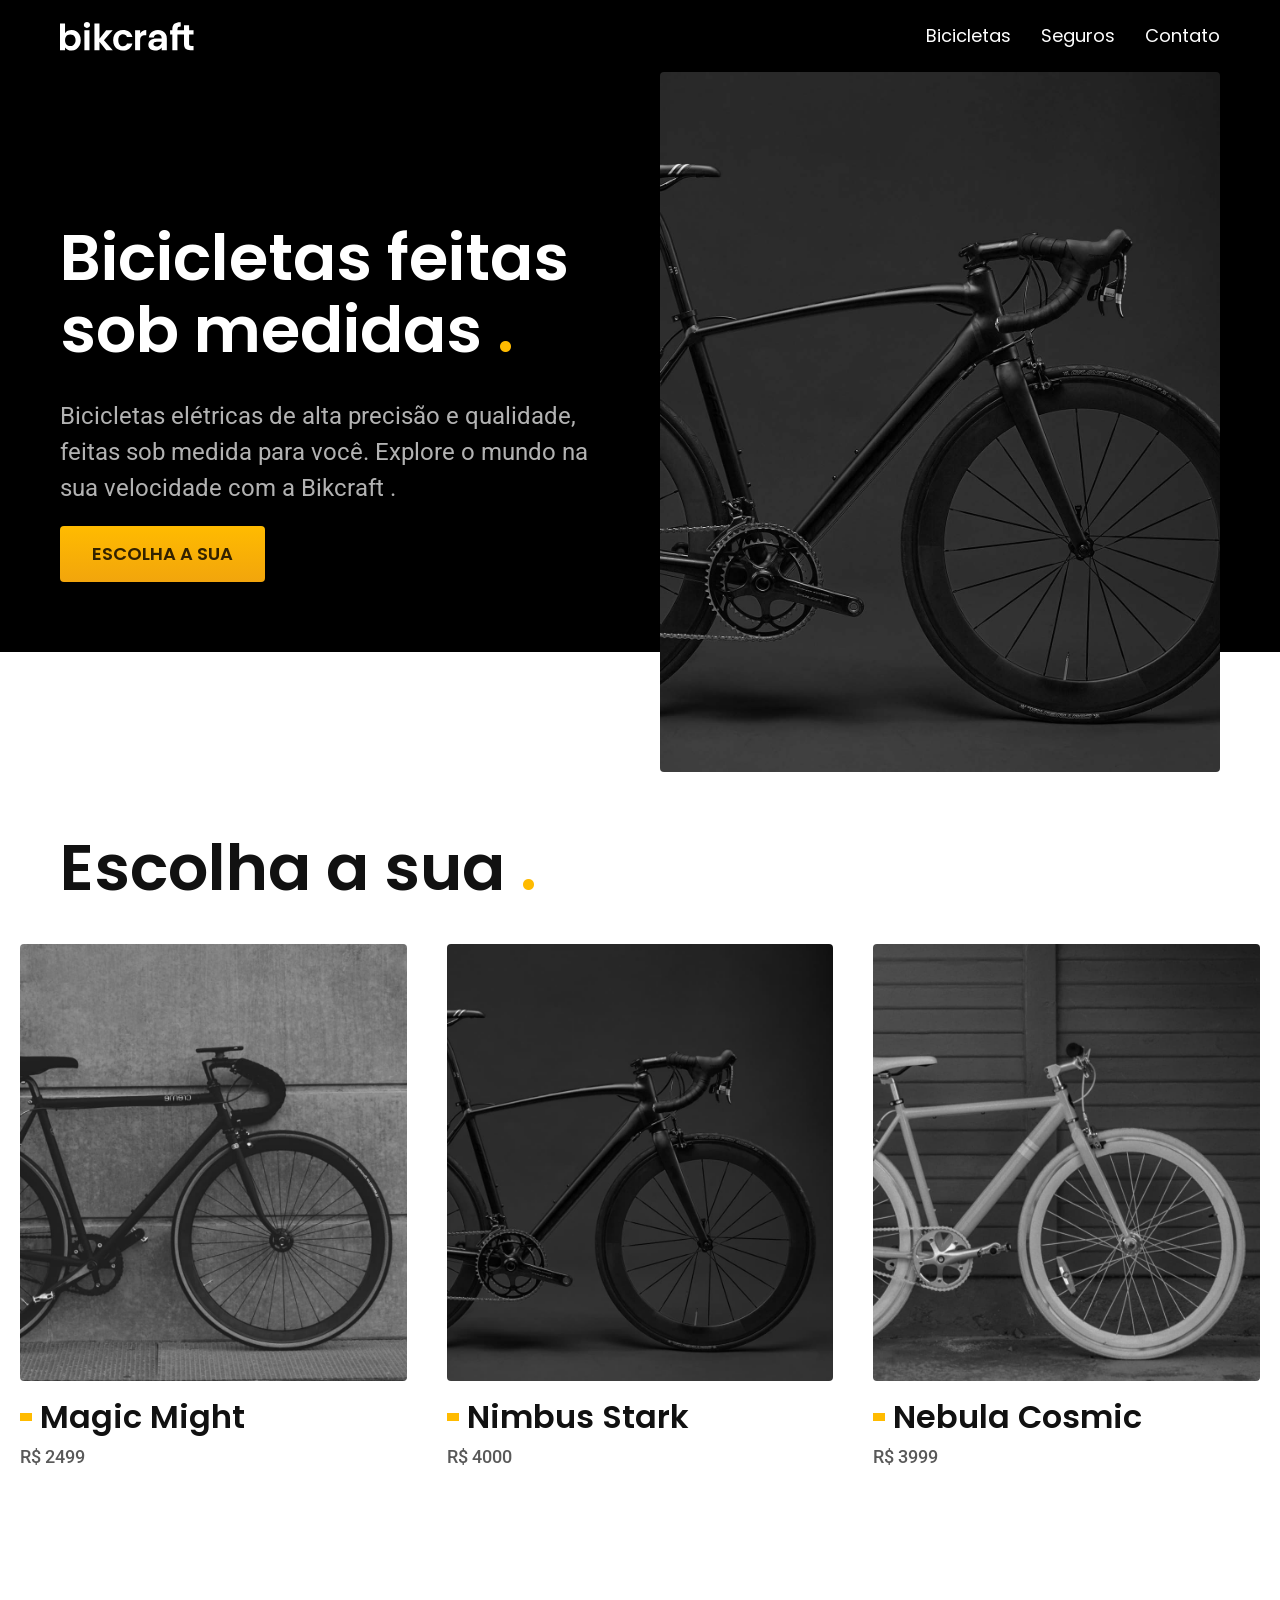
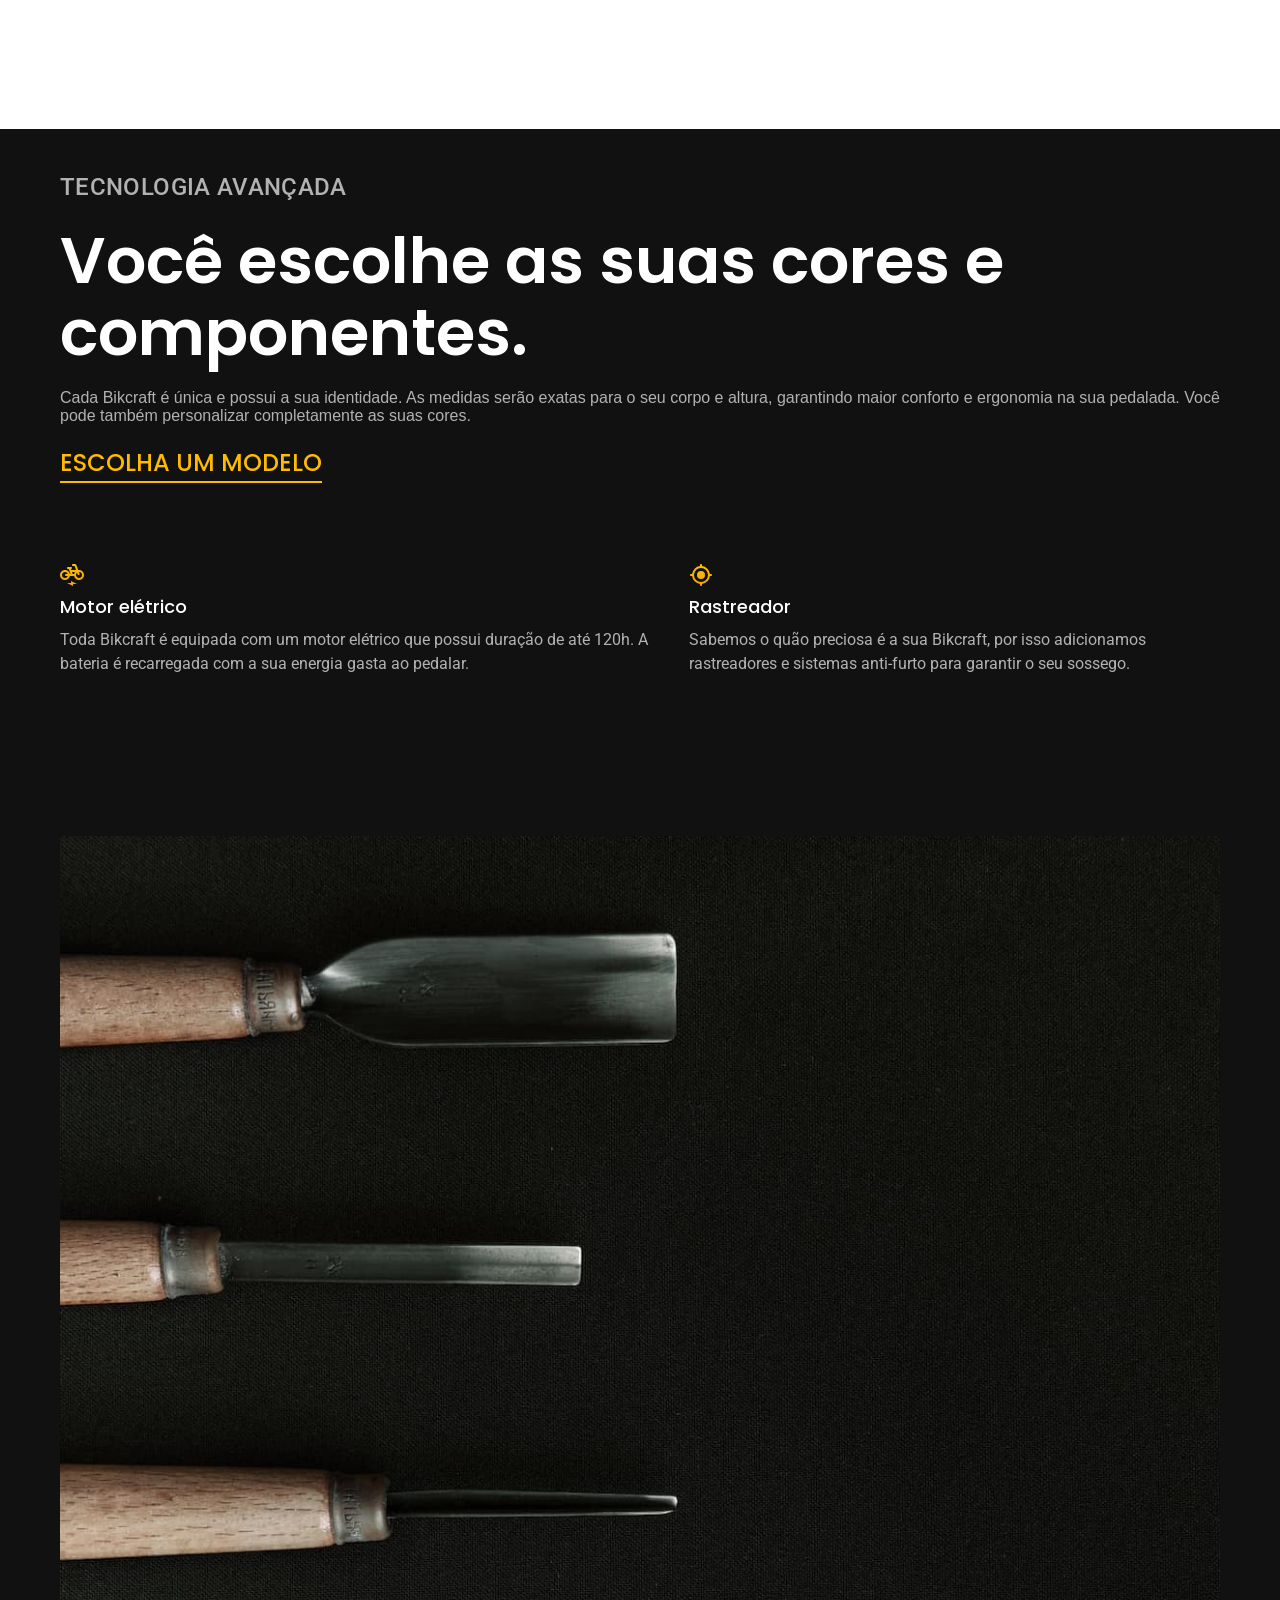
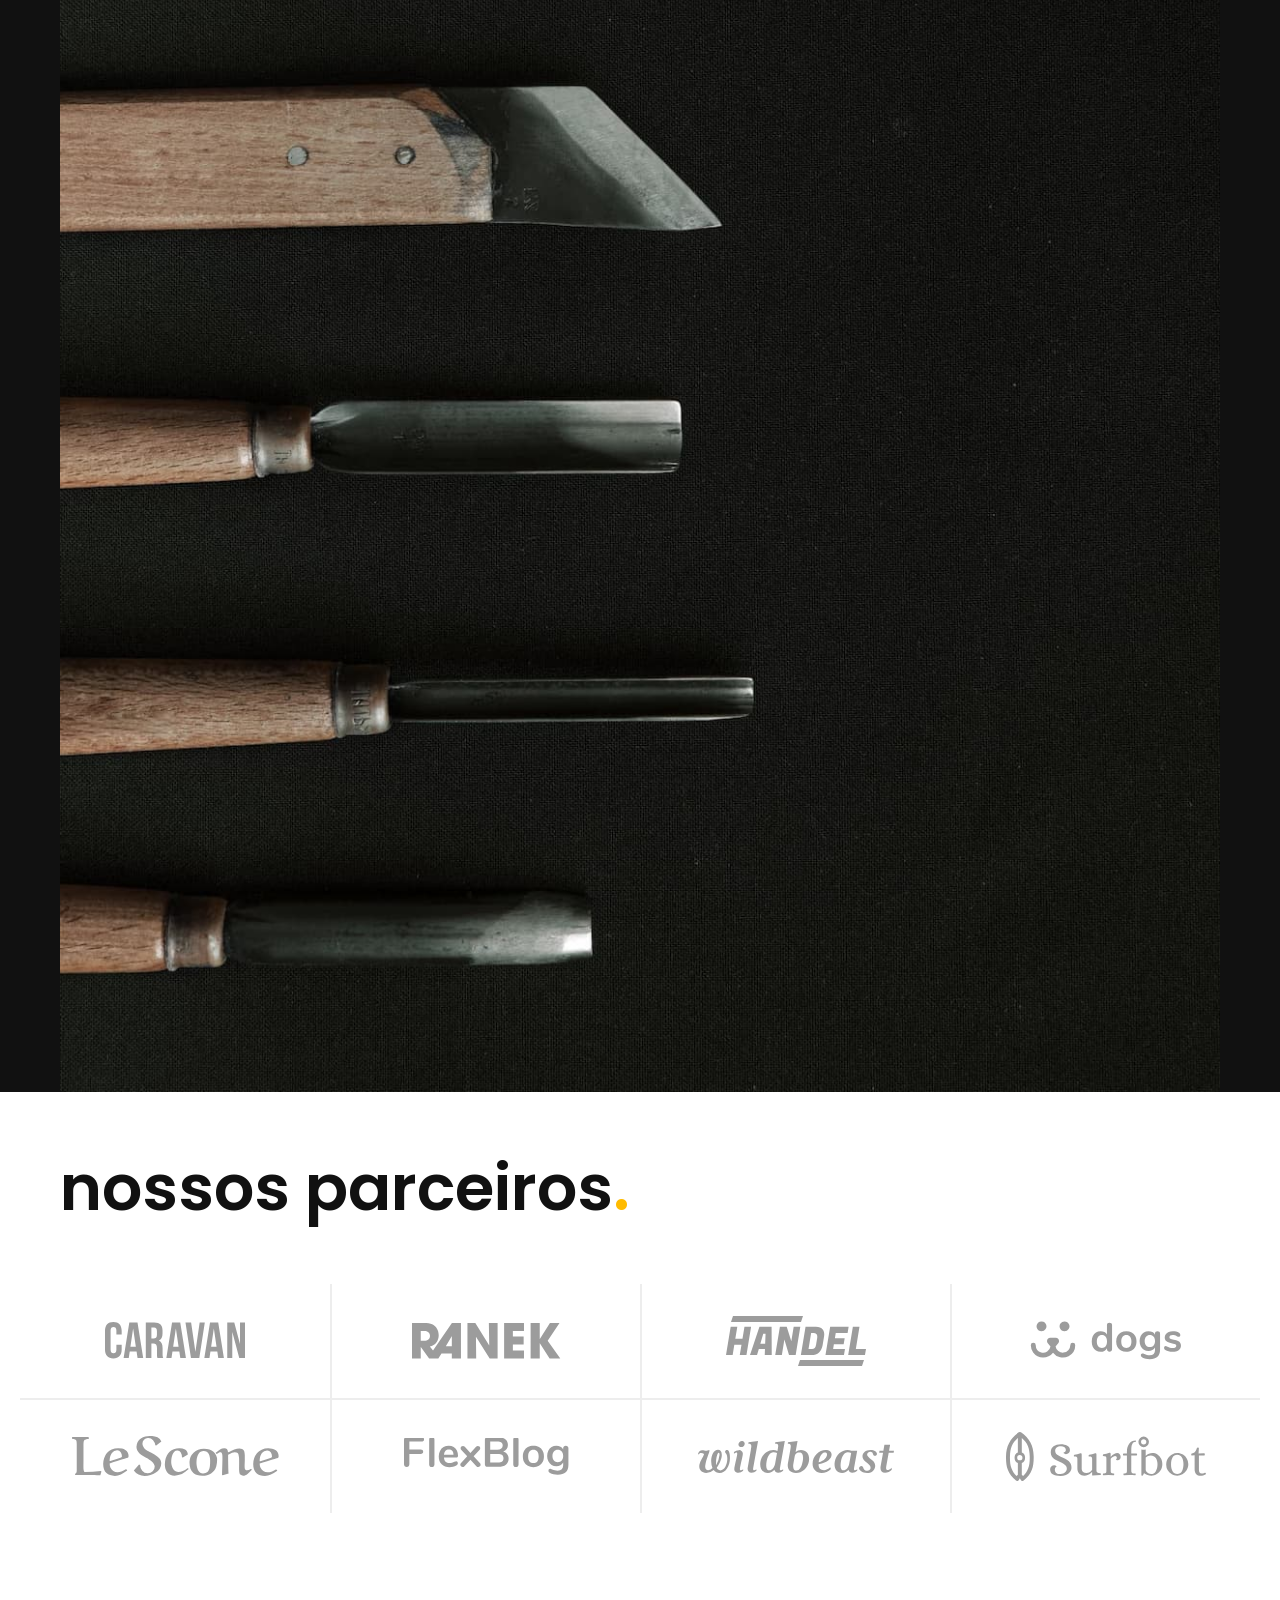
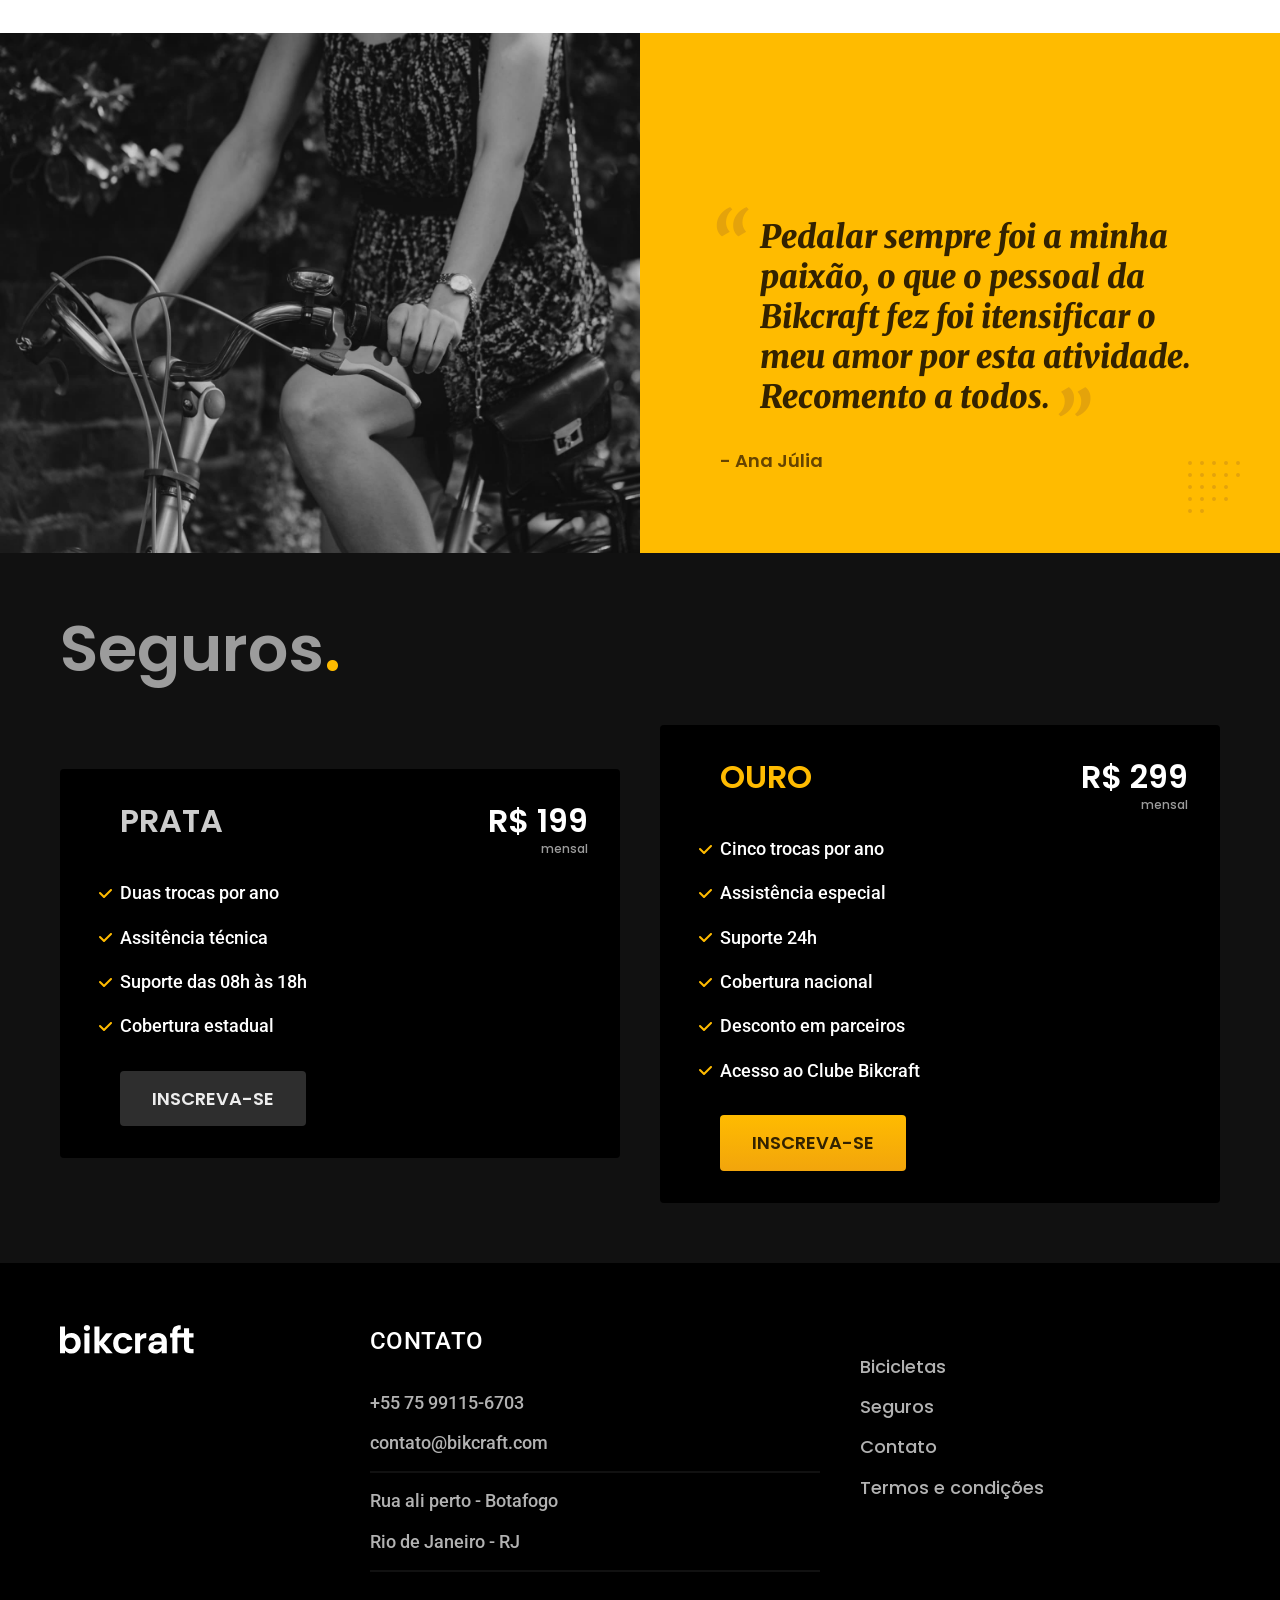
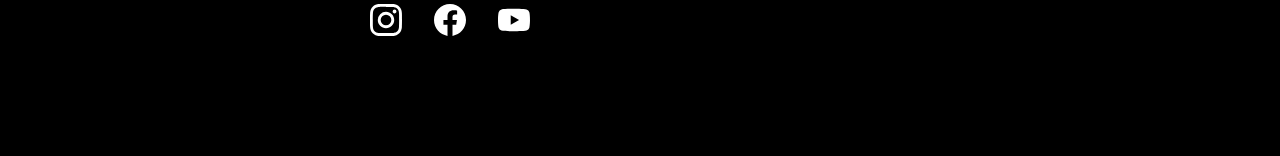
<file: index.html>
<!DOCTYPE html>
<html lang="pt-br">

<head>
  <meta charset="UTF-8">
  <meta name="viewport" content="width=device-width, initial-scale=1.0">
  <title>Bikcraft - Bicicletas elétricas</title>
  <meta name="description" content="Bicicletas elétricas de alta precisão e qualidade">
  <link rel="preload" href="./css/style.min.css" as="style">
  <link rel="preload" href="./css/style.min.css" as="style">
  <link rel="stylesheet" href="./css/style.min.css">
  <script>document.documentElement.classList.add("js")</script>
  <link rel="preconnect" href="https://fonts.googleapis.com">
  <link rel="preconnect" href="https://fonts.gstatic.com" crossorigin>
  <link href="https://fonts.googleapis.com/css2?family=Merriweather:ital,opsz,wght@0,18..144,300..900;1,18..144,300..900&family=Poppins:ital,wght@0,100;0,200;0,300;0,400;0,600;0,800;1,100;1,200;1,300;1,800&family=Roboto:ital,wght@0,100..900;1,100..900&display=swap" rel="stylesheet">
</head>

<body>
  <header class="header-bg">
    <div class="header-container container">
      <a href="./"><img src="./img/bikcraft.svg" width="136" height="32" alt="bikcraft"></a>
      <nav aria-label="primária">
        <ul class="header-menu font-1-m cor-0">
          <li><a href="./bicicletas.html">Bicicletas</a></li>
          <li><a href="./seguros.html">Seguros</a></li>
          <li><a href="./contato.html">Contato</a></li>
        </ul>
      </nav>
    </div>
  </header>

  <main class="introducao-bg">
    <div class="introducao-container container">
      <div class="introducao-texto">
        <h1 class="font-1-xxl cor-0 fadeInDown" data-anime="200">Bicicletas feitas sob medidas <span>.</span></h1>
        <p class="font-2-l cor-5 fadeInDown" data-anime="400">Bicicletas elétricas de alta precisão e qualidade, feitas sob medida para você. Explore o mundo na sua velocidade com a Bikcraft <span>.</span></p>
        <a class="botao fadeInDown" data-anime="600" href="./bicicletas.html">Escolha a sua</a>
      </div>
      <picture class="fadeInDown" data-anime="800">
        <source media="(max-width: 800px)" srcset="./img/bicicletas/nimbus.jpg">
        <img src="./img/fotos/introducao.jpg" width="1280" height="1600" alt="Bicicletas elétricas pretas">
      </picture>
    </div>
  </main>
  <article class="bicicletas-lista">
    <h2 class="font-1-xxl container">Escolha a sua <span class="cor-p1">.</span></h2>
    <ul>
      <li>
        <a href="./bicicletas/magic.html">
          <img src="./img/bicicletas/magic-home.jpg" width="920" height="1040" alt="bicicleta preta">
          <h3 class="font-1-xl">Magic Might</h3>
          <spa class="font-2-m cor-8">R$ 2499</span>
        </a>
      </li>
      <li>
        <a href="./bicicletas/nimbus.html">
          <img src="./img/bicicletas/nimbus-home.jpg" width="920" height="1040" alt="bicicleta preta">
          <h3 class="font-1-xl">Nimbus Stark</h3>
          <spa class="font-2-m cor-8">R$ 4000</span>
        </a>
      </li>
      <li>
        <a href="./bicicletas/nebula.html">
          <img src="./img/bicicletas/nebula-home.jpg" width="920" height="1040" alt="bicicleta preta">
          <h3 class="font-1-xl">Nebula Cosmic</h3>
          <spa class="font-2-m cor-8">R$ 3999</span>
        </a>
      </li>
    </ul>
  </article>
  <article class="tecnologia-bg">
    <div class="tecnologia-container container">
      <div class="tecnologia-conteudo">
        <span class="font-2-l-b cor-5">tecnologia avançada</span>
        <h2 class="font-1-xxl cor-0">Você escolhe as suas cores e componentes<span>.</span></h2>
        <p>Cada Bikcraft é única e possui a sua identidade. As medidas serão exatas para o seu corpo e altura, garantindo maior conforto e ergonomia na sua pedalada. Você pode também personalizar completamente as suas cores.</p>
        <a class="link" href="./bicicleta.html"> Escolha um modelo</a>
        <div class="tecnologia-vantagens">
          <div>
            <img src="./img/icones/eletrica.svg" width="24" height="24" alt="">
            <h3 class="font-1-m cor-0">Motor elétrico</h3>
            <p class="font-2-s cor-5">Toda Bikcraft é equipada com um motor elétrico que possui duração de até 120h. A bateria é recarregada com a sua energia gasta ao pedalar.</p>
          </div>
          <div>
            <img src="./img/icones/rastreador.svg" width="24" height="24" alt="">
            <h3 class="font-1-m cor-0">Rastreador</h3>
            <p class="font-2-s cor-5">Sabemos o quão preciosa é a sua Bikcraft, por isso adicionamos rastreadores e sistemas anti-furto para garantir o seu sossego.</p>
          </div>
        </div>
      </div>
      <div class="tecnologia-img">
        <img src="./img/fotos/tecnologia.jpg" width="1200" height="1920" alt="">
      </div>
    </div>
  </article>

  <section>
    <section class="parceiros" aria-label="Nossos Parceiros">
      <h2 class="container font-1-xxl">nossos parceiros<span class="cor-p1">.</span></h2>
      <ul>
        <li><img src="./img/parceiros/caravan.svg" alt="Caravan" width="140" height="38"></li>
        <li><img src="./img/parceiros/ranek.svg" alt="Ranek" width="149" height="36"></li>
        <li><img src="./img/parceiros/handel.svg" alt="Handel" width="140" height="50"></li>
        <li><img src="./img/parceiros/dogs.svg" alt="Dogs" width="152" height="39"></li>
        <li><img src="./img/parceiros/lescone.svg" alt="LeScone" width="208" height="41"></li>
        <li><img src="./img/parceiros/flexblog.svg" alt="FlexBlog" width="165" height="38"></li>
        <li><img src="./img/parceiros/wildbeast.svg" alt="Wildbeast" width="196" height="34"></li>
        <li><img src="./img/parceiros/surfbot.svg" alt="Surfbot" width="200" height="49"></li>
      </ul>
    </section>
  </section>
  <section class="depoimento" aria-label="depoimento">
    <div>
      <img src="./img/fotos/depoimento.jpg" width="1560" height="1360" alt="Pessoa pedalando bicicleta bikcraft">
    </div>
    <div class="depoimento-conteudo">
      <blockquote class="font-1-xl cor-p5">
        <p>Pedalar sempre foi a minha paixão, o que o pessoal da Bikcraft fez foi itensificar o meu amor por esta atividade. Recomento a todos.</p>
      </blockquote>
      <span class="font-1-m-b cor-p4">- Ana Júlia</span>
    </div>
  </section>
  <article class="seguros-bg">
    <div class="seguros container">
      <h2 class="font-1-xxl cor-6">Seguros<span class="cor-p1">.</span></h2>
      <div class="seguros-itens">
        <h3 class="font-1-xl cor-4">PRATA</h3>
        <span class="font-1-xl cor-0">R$ 199 <span class="font-1-xs cor-6">mensal</span></span>
        <ul class="font-2-m cor-0">
          <li>Duas trocas por ano</li>
          <li>Assitência técnica</li>
          <li>Suporte das 08h às 18h</li>
          <li>Cobertura estadual</li>
        </ul>
        <a class="botao secundario" href="./orcamento.html">Inscreva-se</a>
      </div>
      <div class="seguros-itens">
        <h3 class="font-1-xl cor-p1">OURO</h3>
        <span class="font-1-xl cor-0">R$ 299 <span class="font-1-xs cor-6">mensal</span></span>
        <ul class="font-2-m cor-0">
          <li>Cinco trocas por ano</li>
          <li>Assistência especial</li>
          <li>Suporte 24h</li>
          <li>Cobertura nacional</li>
          <li>Desconto em parceiros</li>
          <li>Acesso ao Clube Bikcraft</li>
        </ul>
        <a class="botao primario" href="./orcamento.html">Inscreva-se</a>
      </div>
    </div>

  </article>
  <footer class="footer-bg">
    <div class="footer container">
      <div>
        <img src="./img/bikcraft.svg" width="136" height="32" alt="Logo Bikcraft">
      </div>
      <div class="footer-contato">
        <h3 class="font-2-l-b cor-0">Contato</h3>
        <ul class="font-2-m cor-5">
          <li><a href="tel:+5575991156703"></a>+55 75 99115-6703</li>
          <li><a href="mailto:contato@bikcraft.com"></a>contato@bikcraft.com</li>
          <li>Rua ali perto - Botafogo</li>
          <li>Rio de Janeiro - RJ</li>
        </ul>
        <div class="footer-redes">
          <a href="./">
            <img src="./img/redes/instagram.svg" width="32" height="32" alt="Instagram">
          </a>
          <a href="./">
            <img src="./img/redes/facebook.svg" width="32" height="32" alt="Facebook">
          </a>
          <a href="./">
            <img src="./img/redes/youtube.svg" width="32" height="32" alt="Youtube">
          </a>
        </div>
      </div>
      <div class="footer-informacoes">
        <h3 class="font-2-l-b cor-0"></h3>
        <nav>
          <ul class="font-1-m cor-5">
            <li><a href="./bicicletas.html">Bicicletas</a></li>
            <li><a href="./seguros.html">Seguros</a></li>
            <li><a href="./contato.html">Contato</a></li>
            <li><a href="./termos.html">Termos e condições</a></li>
          </ul>
        </nav>
      </div>
      <div>
        <p class=" footer-copy font-2-m cor-6"></p>
      </div>
    </div>
  </footer>
  <script src="./js/pluguins/simple-anime.js"></script>
  <script src="./js/script.js"></script>
</body>
<!-- LEMBRAR DE CONCERTAR DEPOIMENTO -->

</html>
</file>
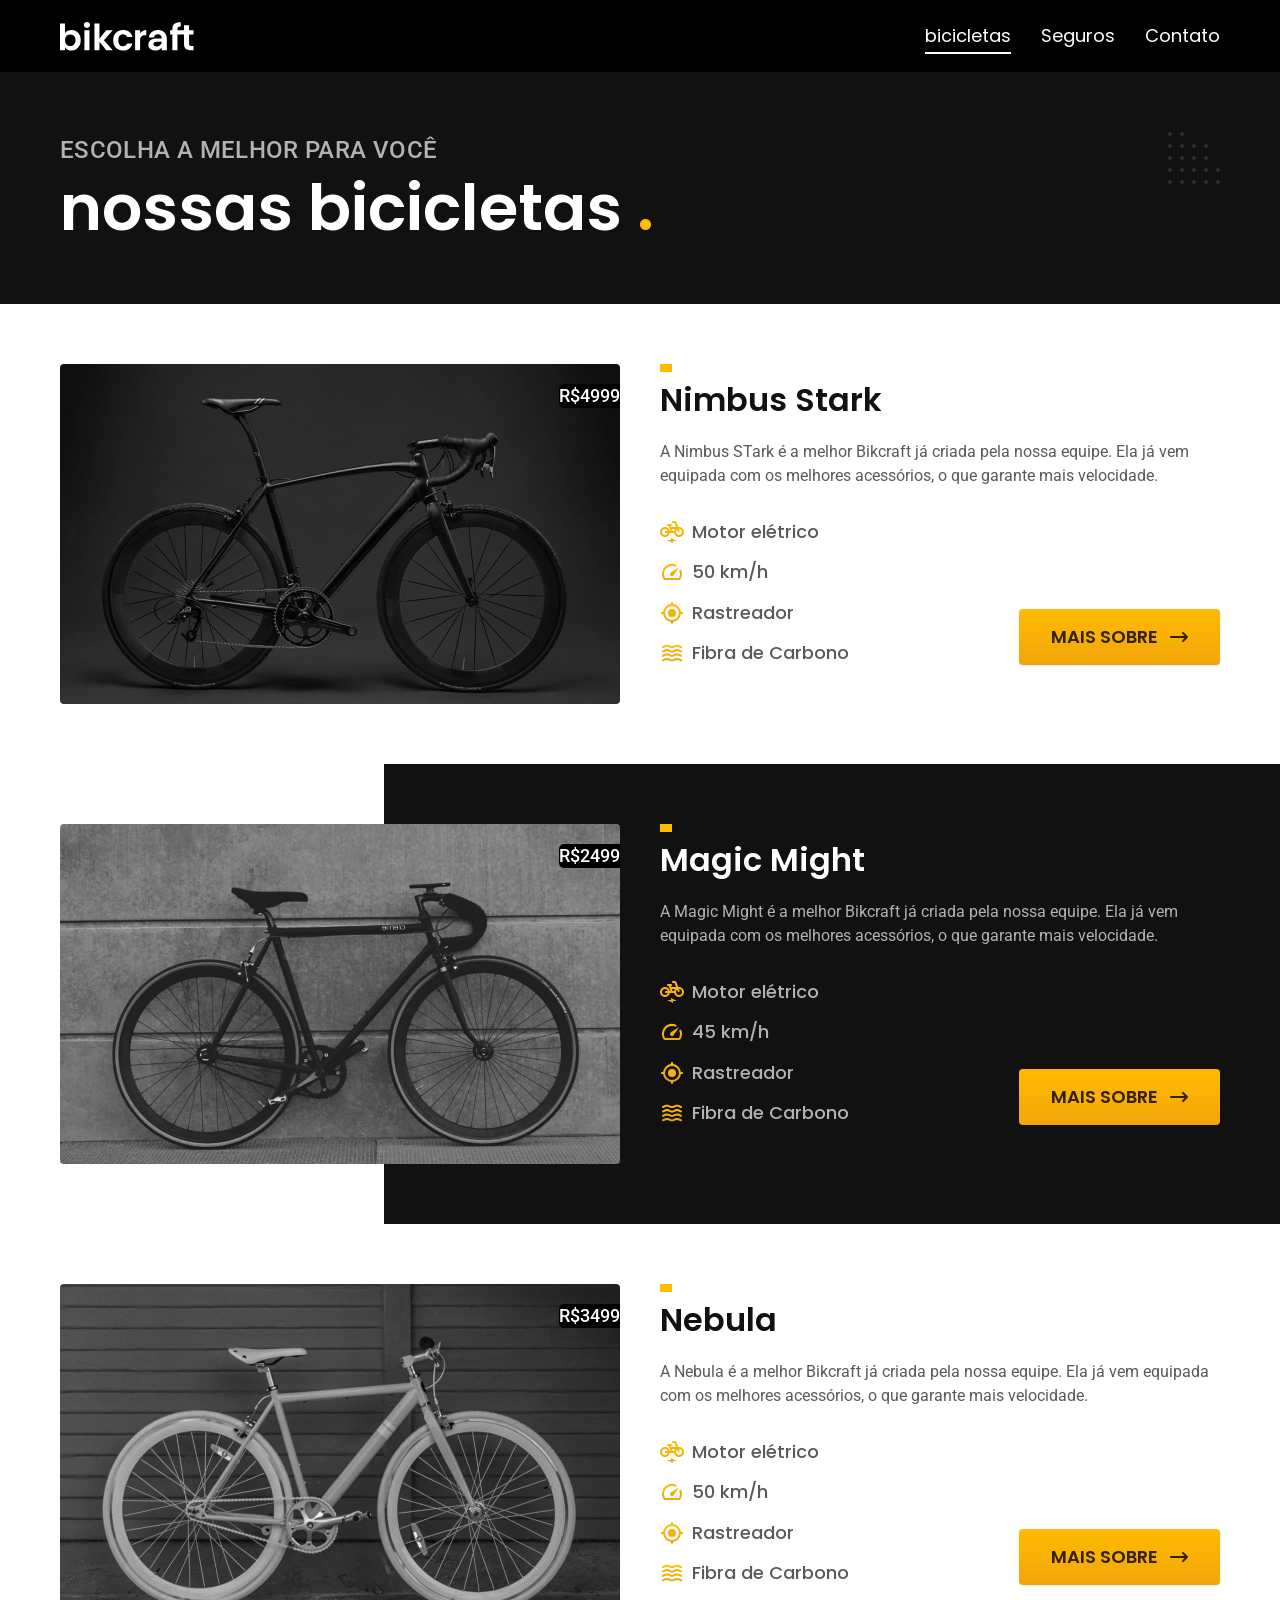
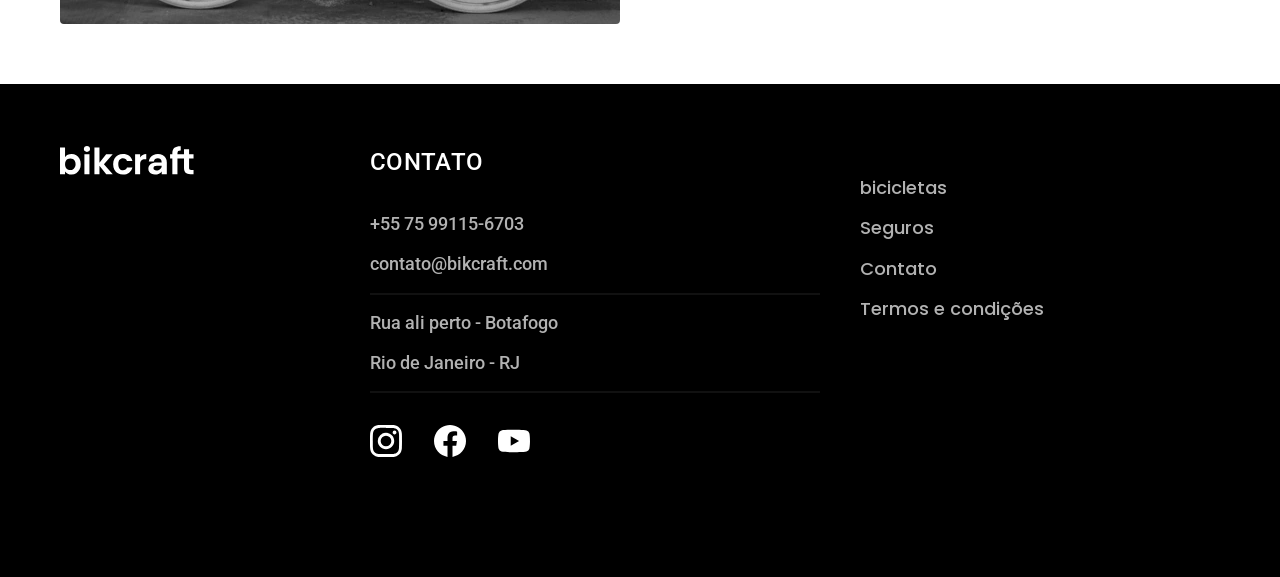
<file: bicicletas.html>
<!DOCTYPE html>
<html lang="pt-br">

<head>
  <meta charset="UTF-8">
  <meta name="viewport" content="width=device-width, initial-scale=1.0">
  <title>Termos e condições | Bikcraft</title>
  <meta name="description" content="bicicletas elétricas de alta precisão e qualidade">
  <link rel="preload" href="./css/style.min.css" as="style">
  <link rel="stylesheet" href="./css/style.min.css">
  <script>document.documentElement.classList.add("js")</script>
  <link rel="preconnect" href="https://fonts.googleapis.com">
  <link rel="preconnect" href="https://fonts.gstatic.com" crossorigin>
  <link href="https://fonts.googleapis.com/css2?family=Merriweather:ital,opsz,wght@0,18..144,300..900;1,18..144,300..900&family=Poppins:ital,wght@0,100;0,200;0,300;0,400;0,600;0,800;1,100;1,200;1,300;1,800&family=Roboto:ital,wght@0,100..900;1,100..900&display=swap" rel="stylesheet">
</head>

<body id="bicicletas">
  <header class="header-bg">
    <div class="header-container container">
      <a href="./"><img src="./img/bikcraft.svg" alt="bikcraft"></a>
      <nav aria-label="primária">
        <ul class="header-menu font-1-m cor-0">
          <li><a href="./bicicletas.html">bicicletas</a></li>
          <li><a href="./seguros.html">Seguros</a></li>
          <li><a href="./contato.html">Contato</a></li>
        </ul>
      </nav>
    </div>
  </header>
  <main>
    <div class="titulo-bg">
      <div class="titulo container">
        <p class="font-2-l-b cor-5">Escolha a melhor para você</p>
        <h1 class="font-1-xxl cor-0">nossas bicicletas <span class="cor-p1">.</span>
        </h1>
      </div>
    </div>
    <div class="bicicletas-bg">
      <div class="bicicletas container">
        <div class="bicicletas-imagem">
          <img src="./img/bicicletas/nimbus.jpg" alt="bicicletas preta">
          <span class="font-2-m cor-0"> R$4999</span>
        </div>
        <div class="bicicletas-conteudo">
          <h2 class="font-1-xl">Nimbus Stark</h2>
          <p class="font-2-s cor-8">A Nimbus STark é a melhor Bikcraft já criada pela nossa equipe. Ela já vem equipada com os melhores acessórios, o que garante mais velocidade.</p>
          <ul class="font-1-m cor-8">
            <li><img src="./img/icones/eletrica.svg" alt="">
              Motor elétrico
            <li><img src="./img/icones/velocidade.svg" alt="">
              50 km/h
            <li><img src="./img/icones/rastreador.svg" alt="">
              Rastreador
            </li>
            <li>
              <img src="./img/icones/carbono.svg" alt="">
              Fibra de Carbono
            </li>
          </ul>
          <a class="botao seta" href="./bicicletas/magic.html">Mais sobre</a>
        </div>
      </div>
    </div>
    <div class="bicicletas-bg">
      <div class="bicicletas container">
        <div class="bicicletas-imagem">
          <img src="./img/bicicletas/magic.jpg" alt="bicicletas preta">
          <span class="font-2-m cor-0"> R$2499</span>
        </div>
        <div class="bicicletas-conteudo">
          <h2 class="font-1-xl cor-0">Magic Might</h2>
          <p class="font-2-s cor-5">A Magic Might é a melhor Bikcraft já criada pela nossa equipe. Ela já vem equipada com os melhores acessórios, o que garante mais velocidade.</p>
          <ul class="font-1-m cor-5">
            <li><img src="./img/icones/eletrica.svg" alt="">
              Motor elétrico
            <li><img src="./img/icones/velocidade.svg" alt="">
              45 km/h
            <li><img src="./img/icones/rastreador.svg" alt="">
              Rastreador
            </li>
            <li> <img src="./img/icones/carbono.svg" alt="">
              Fibra de Carbono
            </li>
          </ul>
          <a class="botao seta" href="./bicicletas/magic.html">Mais sobre</a>
        </div>
      </div>
    </div>
    <div class="bicicletas-bg">
      <div class="bicicletas container">
        <div class="bicicletas-imagem">
          <img src="./img/bicicletas/nebula.jpg" alt="bicicletas preta">
          <span class="font-2-m cor-0"> R$3499</span>
        </div>
        <div class="bicicletas-conteudo">
          <h2 class="font-1-xl">Nebula</h2>
          <p class="font-2-s cor-8">A Nebula é a melhor Bikcraft já criada pela nossa equipe. Ela já vem equipada com os melhores acessórios, o que garante mais velocidade.</p>
          <ul class="font-1-m cor-8">
            <li><img src="./img/icones/eletrica.svg" alt="">
              Motor elétrico
            <li><img src="./img/icones/velocidade.svg" alt="">
              50 km/h
            <li><img src="./img/icones/rastreador.svg" alt="">
              Rastreador
            </li>
            <li>
              <img src="./img/icones/carbono.svg" alt="">
              Fibra de Carbono
            </li>
          </ul>
          <a class="botao seta" href="./bicicletas/nebula.html">Mais sobre</a>
        </div>
      </div>
    </div>
  </main>
  <footer class="footer-bg">
    <div class="footer container">
      <div>
        <img src="./img/bikcraft.svg" alt="Logo Bikcraft">
      </div>
      <div class="footer-contato">
        <h3 class="font-2-l-b cor-0">Contato</h3>
        <ul class="font-2-m cor-5">
          <li><a href="tel:+5575991156703"></a>+55 75 99115-6703</li>
          <li><a href="mailto:contato@bikcraft.com"></a>contato@bikcraft.com</li>
          <li>Rua ali perto - Botafogo</li>
          <li>Rio de Janeiro - RJ</li>
        </ul>
        <div class="footer-redes">
          <a href="./">
            <img src="./img/redes/instagram.svg" alt="Instagram">
          </a>
          <a href="./">
            <img src="./img/redes/facebook.svg" alt="Facebook">
          </a>
          <a href="./">
            <img src="./img/redes/youtube.svg" alt="Youtube">
          </a>
        </div>
      </div>
      <div class="footer-informacoes">
        <h3 class="font-2-l-b cor-0"></h3>
        <nav>
          <ul class="font-1-m cor-5">
            <li><a href="./bicicletas.html">bicicletas</a></li>
            <li><a href="./seguros.html">Seguros</a></li>
            <li><a href="./contato.html">Contato</a></li>
            <li><a href="./termos.html">Termos e condições</a></li>
          </ul>
        </nav>
      </div>
      <div>
        <p class=" footer-copy font-2-m cor-6"></p>
      </div>
    </div>
  </footer>
  <script src="./js/script.js"></script>
</body>
</file>
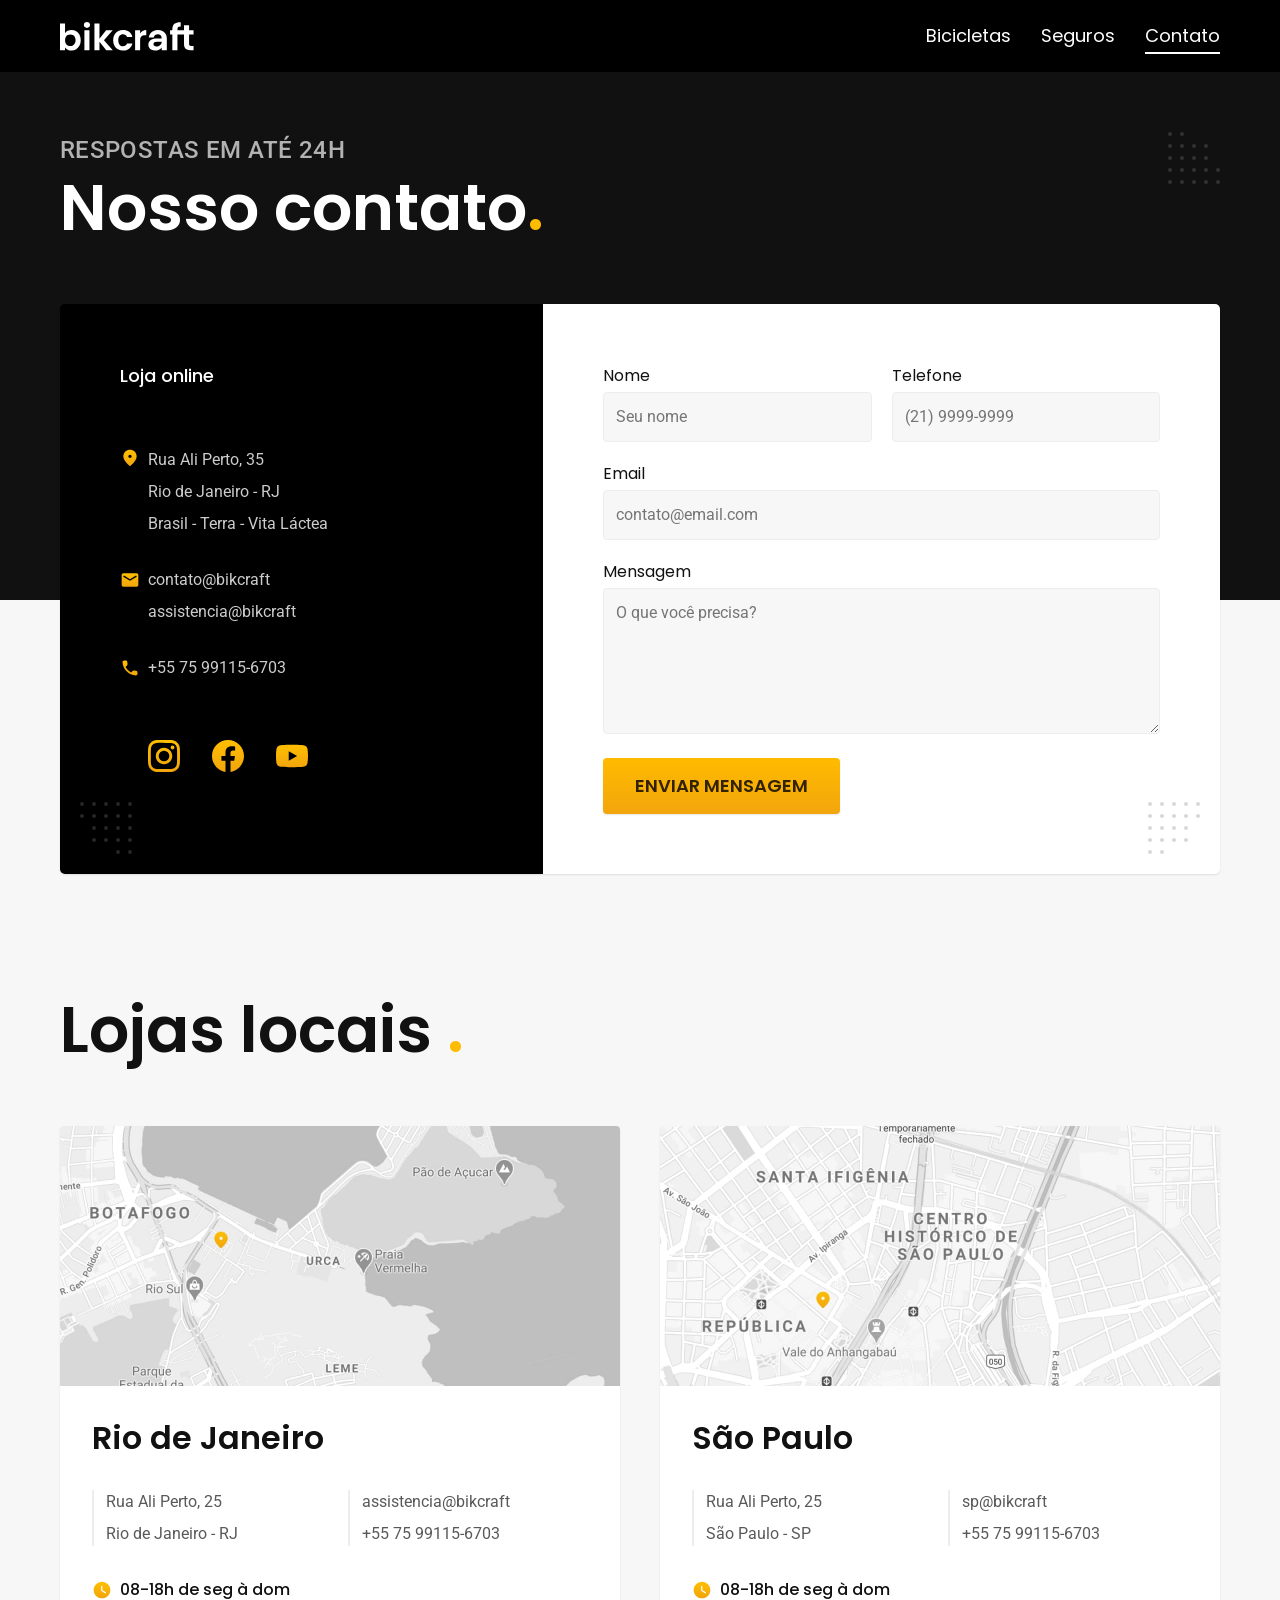
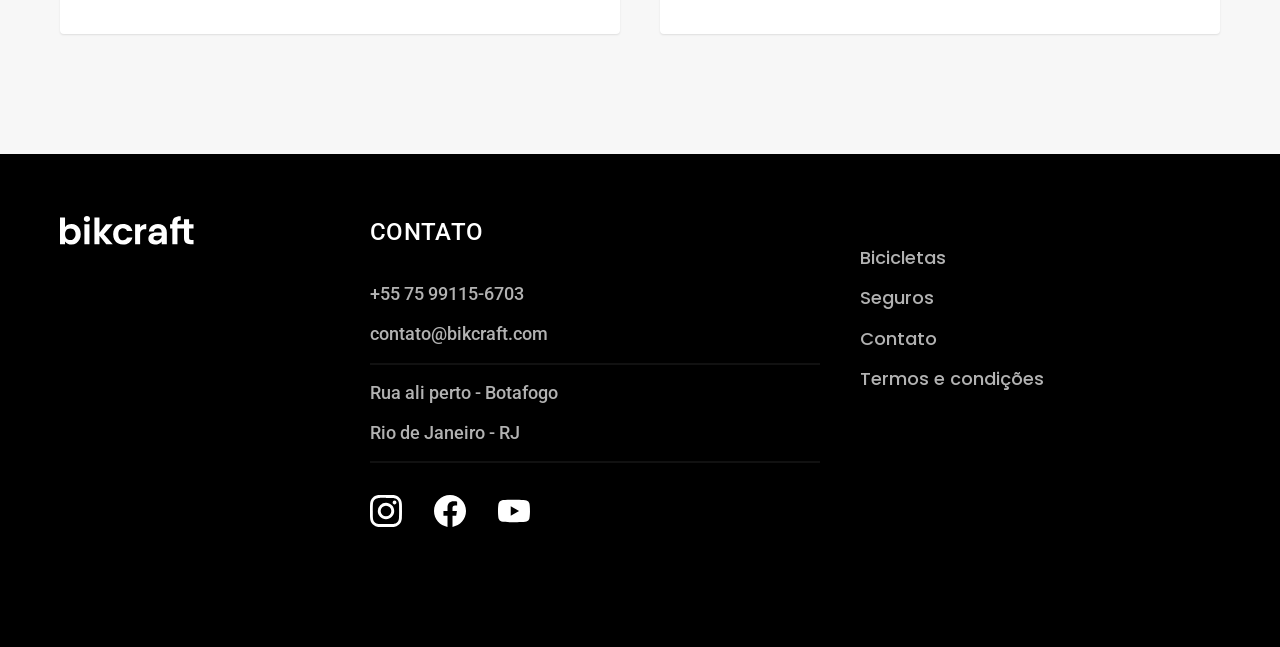
<file: contato.html>
<!DOCTYPE html>
<html lang="pt-br">

<head>
  <meta charset="UTF-8">
  <meta name="viewport" content="width=device-width, initial-scale=1.0">
  <title>Contato | Bikcraft</title>
  <meta name="description" content="Bicicletas elétricas de alta precisão e qualidade">
  <link rel="preload" href="./css/style.min.css" as="style">
  <link rel="stylesheet" href="./css/style.min.css">
  <script>document.documentElement.classList.add("js")</script>
  <link rel="preconnect" href="https://fonts.googleapis.com">
  <link rel="preconnect" href="https://fonts.gstatic.com" crossorigin>
  <link href="https://fonts.googleapis.com/css2?family=Merriweather:ital,opsz,wght@0,18..144,300..900;1,18..144,300..900&family=Poppins:ital,wght@0,100;0,200;0,300;0,400;0,600;0,800;1,100;1,200;1,300;1,800&family=Roboto:ital,wght@0,100..900;1,100..900&display=swap" rel="stylesheet">
</head>

<body id="contato">
  <header class="header-bg">
    <div class="header-container container">
      <a href="./"><img src="./img/bikcraft.svg" alt="bikcraft"></a>
      <nav aria-label="primária">
        <ul class="header-menu font-1-m cor-0">
          <li><a href="./bicicletas.html">Bicicletas</a></li>
          <li><a href="./seguros.html">Seguros</a></li>
          <li><a href="./contato.html">Contato</a></li>
        </ul>
      </nav>
    </div>
  </header>

  <main>
    <div class="titulo-bg">
      <div class="titulo container ">
        <p class="font-2-l-b cor-5">Respostas em até 24h</p>
        <h1 class="font-1-xxl cor-0">Nosso contato<span class="cor-p1">.</span></h1>
      </div>
    </div>

    <div class="contato container">
      <section class="contato-dados" aria-label="Endereço">
        <h2 class="font-1-m cor-0">Loja online</h2>
        <div class="contato-endereco font-2-s cor-4">
          <p>Rua Ali Perto, 35</p>
          <p>Rio de Janeiro - RJ</p>
          <p>Brasil - Terra - Vita Láctea</p>
        </div>
        <address class="contato-meios font-2-s cor-4">
          <a href="mailto:contato@bikcraft">contato@bikcraft</a>
          <a href="mailto:assistencia@bikcraft">assistencia@bikcraft</a>
          <a href="tel:+5575991156703">+55 75 99115-6703</a>
        </address>
        <div class="contato-redes">
          <a href="./">
            <img src="./img/redes/instagram-p.svg" alt="Instagram">
          </a>
          <a href="./">
            <img src="./img/redes/facebook-p.svg" alt="Facebook">
          </a>
          <a href="./">
            <img src="./img/redes/youtube-p.svg" alt="Youtube">
          </a>
        </div>
      </section>
      <section class="contato-formulario" aria-label="">
        <form class="form" action="./contato.html">
          <div>
            <label for="nome">Nome</label>
            <input type="text" id="nome" name="nome" placeholder="Seu nome">
          </div>
          <div>
            <label for="telefone">Telefone</label>
            <input type="text" id="telefone" name="telefone" placeholder="(21) 9999-9999">
          </div>
          <div class="col-2">
            <label for="email">Email</label>
            <input type="email" id="email" name="email" placeholder="contato@email.com">
          </div>
          <div class="col-2">
            <label for="mensagem">Mensagem</label>
            <textarea id="mensagem" name="mensagem" placeholder="O que você precisa?" rows="5"></textarea>
          </div>
          <button class="botao col-2">Enviar mensagem</button>
        </form>
      </section>
    </div>
  </main>

  <article class="lojas container">
    <h2 class="font-1-xxl">Lojas locais <span class="cor-p1">.</span></h2>
    <div class="lojas-item">
      <img src="./img/lojas/rj.jpg" alt="Mapa marcando o endereço em Rua Ali Perto, 25 - Rio De janeiro - RJ">
      <div class="lojas-conteudo">
        <h3 class="font-1-xl">Rio de Janeiro</h3>
        <div class="lojas-dados font-2-s cor-8">
          <p>Rua Ali Perto, 25</p>
          <p>Rio de Janeiro - RJ</p>
        </div>
        <div class="lojas-dados font-2-s cor-8">
          <a href="mailto:assistencia@bikcraft">assistencia@bikcraft</a>
          <a href="tel:+5575991156703">+55 75 99115-6703</a>
        </div>
        <p class="lojas-tempo font-1-s"><img src="./img/icones/horario.svg" alt="">08-18h de seg à dom</p>
      </div>
    </div>
    <div class="lojas-item">
      <img src="./img/lojas/sp.jpg" alt="Mapa marcando o endereço em Rua Ali Perto, 25 - São Paulo - SP">
      <div class="lojas-conteudo">
        <h3 class="font-1-xl">São Paulo</h3>
        <div class="lojas-dados font-2-s cor-8">
          <p>Rua Ali Perto, 25</p>
          <p>São Paulo - SP</p>
        </div>
        <div class="lojas-dados font-2-s cor-8">
          <a href="mailto:assistencia@bikcraft">sp@bikcraft</a>
          <a href="tel:+5575991156703">+55 75 99115-6703</a>
        </div>
        <p class="lojas-tempo font-1-s"><img src="./img/icones/horario.svg" alt="">08-18h de seg à dom</p>
      </div>
    </div>
  </article>

  <footer class="footer-bg">
    <div class="footer container">
      <div>
        <img src="./img/bikcraft.svg" alt="Logo Bikcraft">
      </div>
      <div class="footer-contato">
        <h3 class="font-2-l-b cor-0">Contato</h3>
        <ul class="font-2-m cor-5">
          <li><a href="tel:+5575991156703">+55 75 99115-6703</a></li>
          <li><a href="mailto:contato@bikcraft.com"></a>contato@bikcraft.com</li>
          <li>Rua ali perto - Botafogo</li>
          <li>Rio de Janeiro - RJ</li>
        </ul>
        <div class="footer-redes">
          <a href="./">
            <img src="./img/redes/instagram.svg" alt="Instagram">
          </a>
          <a href="./">
            <img src="./img/redes/facebook.svg" alt="Facebook">
          </a>
          <a href="./">
            <img src="./img/redes/youtube.svg" alt="Youtube">
          </a>
        </div>
      </div>
      <div class="footer-informacoes">
        <h3 class="font-2-l-b cor-0"></h3>
        <nav>
          <ul class="font-1-m cor-5">
            <li><a href="./bicicletas.html">Bicicletas</a></li>
            <li><a href="./seguros.html">Seguros</a></li>
            <li><a href="./contato.html">Contato</a></li>
            <li><a href="./termos.html">Termos e condições</a></li>
          </ul>
        </nav>
      </div>
      <div>
        <p class=" footer-copy font-2-m cor-6"></p>
      </div>
    </div>
  </footer>
  <script src="./js/script.js"></script>
</body>
</file>
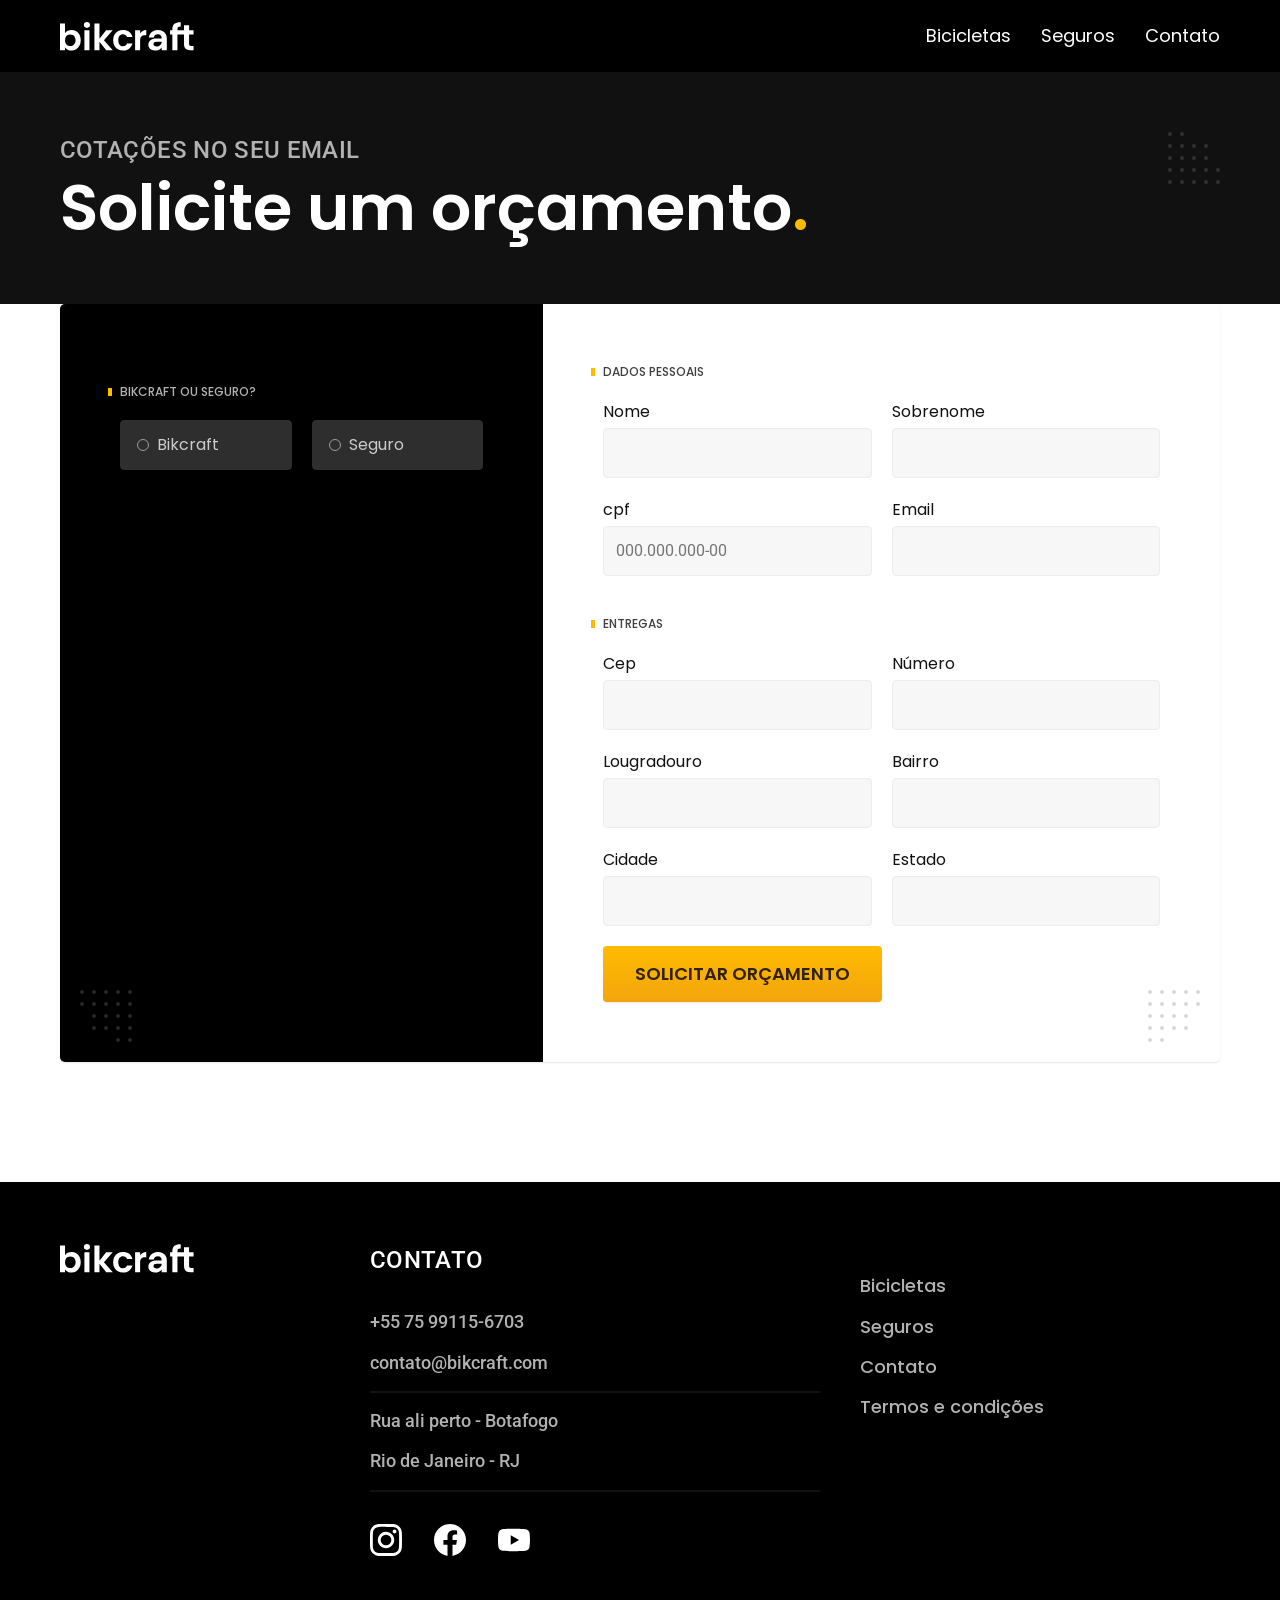
<file: orcamento.html>
<!DOCTYPE html>
<html lang="pt-br">

<head>
  <meta charset="UTF-8">
  <meta name="viewport" content="width=device-width, initial-scale=1.0">
  <title>Orçamento | Bikcraft</title>
  <meta name="description" content="Bicicletas elétricas de alta precisão e qualidade">
  <link rel="preload" href="./css/style.min.css" as="style">
  <link rel="stylesheet" href="./css/style.min.css">
  <script>document.documentElement.classList.add("js")</script>
  <link rel="preconnect" href="https://fonts.googleapis.com">
  <link rel="preconnect" href="https://fonts.gstatic.com" crossorigin>
  <link href="https://fonts.googleapis.com/css2?family=Merriweather:ital,opsz,wght@0,18..144,300..900;1,18..144,300..900&family=Poppins:ital,wght@0,100;0,200;0,300;0,400;0,600;0,800;1,100;1,200;1,300;1,800&family=Roboto:ital,wght@0,100..900;1,100..900&display=swap" rel="stylesheet">
</head>

<body id="termos">
  <header class="header-bg">
    <div class="header-container container">
      <a href="./"><img src="./img/bikcraft.svg" alt="bikcraft"></a>
      <nav aria-label="primária">
        <ul class="header-menu font-1-m cor-0">
          <li><a href="./bicicletas.html">Bicicletas</a></li>
          <li><a href="./seguros.html">Seguros</a></li>
          <li><a href="./contato.html">Contato</a></li>
        </ul>
      </nav>
    </div>
  </header>

  <main>
    <div class="titulo-bg">
      <div class="titulo container ">
        <p class="font-2-l-b cor-5">Cotações no seu email</p>
        <h1 class="font-1-xxl cor-0">Solicite um orçamento<span class="cor-p1">.</span></h1>
      </div>
    </div>

    <form class="orcamento container" action="./">
      <div class="orcamento-produto">
        <h2 class="font-1-xs cor-5">Bikcraft ou Seguro?</h2>

        <input type="radio" name="tipo" value="bikcraft" id="bikcraft">
        <label for="bikcraft">Bikcraft</label>

        <input type="radio" name="tipo" value="seguro" id="seguro">
        <label for="seguro">Seguro</label>

        <div class="orcamento-conteudo" id="orcamento-bikcraft">
          <h2 class="font-1-xs cor-5">Escolha a sua</h2>
          <input type="radio" name="produto" value="nimbus" id="nimbus">
          <label for="nimbus">Nimbus Stark <span>R$ 4999</span></label>
          <div class="orcamento-detalhe">
            <ul class="font-1-xs cor-8">
              <li><img src="./img/icones/eletrica.svg" alt="">Motor elétrico</li>
              <li><img src="./img/icones/carbono.svg" alt="">Fibra de Carbono</li>

              <li><img src="./img/icones/velocidade.svg" alt="">50 km/h</li>

              <li><img src="./img/icones/rastreador.svg" alt="">Rastreador</li>
            </ul>
            <img src="./img/bicicletas/nimbus.jpg" alt="">
          </div>
          <input type="radio" name="produto" value="magic" id="magic">
          <label for="magic">Magic Might <span>R$ 2499</span></label>
          <div class="orcamento-detalhe">
            <ul class="font-1-xs cor-8">
              <li><img src="./img/icones/eletrica.svg" alt="Motor elétrico">Motor elétrico</li>
              <li><img src="./img/icones/carbono.svg" alt="Fibra de Carbono">Fibra de Carbono</li>

              <li><img src="./img/icones/velocidade.svg" alt="45 km/h">45 km/h</li>

              <li><img src="./img/icones/rastreador.svg" alt="">Rastreador</li>
            </ul>
            <img src="./img/bicicletas/magic.jpg" alt="">
          </div>
          <input type="radio" name="produto" value="nebula" id="nebula">
          <label for="nebula">Nebula Cosmic <span>R$ 3999</span></label>
          <div class="orcamento-detalhe">
            <ul class="font-1-xs cor-8">
              <li><img src="./img/icones/eletrica.svg" alt="Motor elétrico">Motor elétrico</li>
              <li><img src="./img/icones/carbono.svg" alt="">Fibra de Carbono</li>

              <li><img src="./img/icones/velocidade.svg" alt="">40 km/h</li>

              <li><img src="./img/icones/rastreador.svg" alt="">Rastreador</li>
            </ul>
            <img src="./img/bicicletas/nebula.jpg" alt="">
          </div>
        </div>

        <div class="orcamento-conteudo" id="orcamento-seguro">
          <h2 class="font-1-xs cor-5">Escolha o plano</h2>
          <input type="radio" name="produto" value="prata" id="prata">
          <label for="prata">ouro <span>R$ 199</span></label>
          <input type="radio" name="produto" value="ouro" id="ouro">
          <label for="ouro">Ouro <span>R$ 299</span></label>
        </div>
      </div>

      </div>
      <div class="orcamento-dados form">
        <h2 class="font-1-xs cor-9 col-2">dados pessoais</h2>
        <div>
          <label for="nome">Nome</label>
          <input type="text" id="nome" name="nome">
        </div>
        <div>
          <label for="sobrenome">Sobrenome</label>
          <input type="text" id="sobrenome" name="sobrenome">
        </div>
        <div>
          <label for="cpf">cpf</label>
          <input type="text" id="cpf" name="cpf" placeholder="000.000.000-00">
        </div>
        <div>
          <label for="email">Email</label>
          <input type="email" id="email" name="email">
        </div>
        <h2 class="font-1-xs cor-9 col-2">entregas</h2>
        <div>
          <label for="cep">Cep</label>
          <input type="text" id="cep" name="cep">
        </div>
        <div>
          <label for="numero">Número</label>
          <input type="text" id="numero" name="numero">
        </div>
        <div>
          <label for="logradouro">Lougradouro</label>
          <input type="text" id="logradouro" name="logradouro">
        </div>
        <div>
          <label for="bairro">Bairro</label>
          <input type="text" id="bairro" name="bairro">
        </div>
        <div>
          <label for="cidade">Cidade</label>
          <input type="text" id="cidade" name="cidade">
        </div>
        <div>
          <label for="estado">Estado</label>
          <input type="text" id="estado" name="estado">
        </div>
        <button class="botao col-2">Solicitar Orçamento</button>
      </div>
    </form>
  </main>

  <footer class="footer-bg">
    <div class="footer container">
      <div>
        <img src="./img/bikcraft.svg" alt="Logo Bikcraft">
      </div>
      <div class="footer-contato">
        <h3 class="font-2-l-b cor-0">Contato</h3>
        <ul class="font-2-m cor-5">
          <li><a href="tel:+5575991156703"></a>+55 75 99115-6703</li>
          <li><a href="mailto:contato@bikcraft.com"></a>contato@bikcraft.com</li>
          <li>Rua ali perto - Botafogo</li>
          <li>Rio de Janeiro - RJ</li>
        </ul>
        <div class="footer-redes">
          <a href="./">
            <img src="./img/redes/instagram.svg" alt="Instagram">
          </a>
          <a href="./">
            <img src="./img/redes/facebook.svg" alt="Facebook">
          </a>
          <a href="./">
            <img src="./img/redes/youtube.svg" alt="Youtube">
          </a>
        </div>
      </div>
      <div class="footer-informacoes">
        <h3 class="font-2-l-b cor-0"></h3>
        <nav>
          <ul class="font-1-m cor-5">
            <li><a href="./bicicletas.html">Bicicletas</a></li>
            <li><a href="./seguros.html">Seguros</a></li>
            <li><a href="./contato.html">Contato</a></li>
            <li><a href="./termos.html">Termos e condições</a></li>
          </ul>
        </nav>
      </div>
      <div>
        <p class=" footer-copy font-2-m cor-6"></p>
      </div>
    </div>
  </footer>
  <script src="./js/script.js"></script>
</body>
</file>
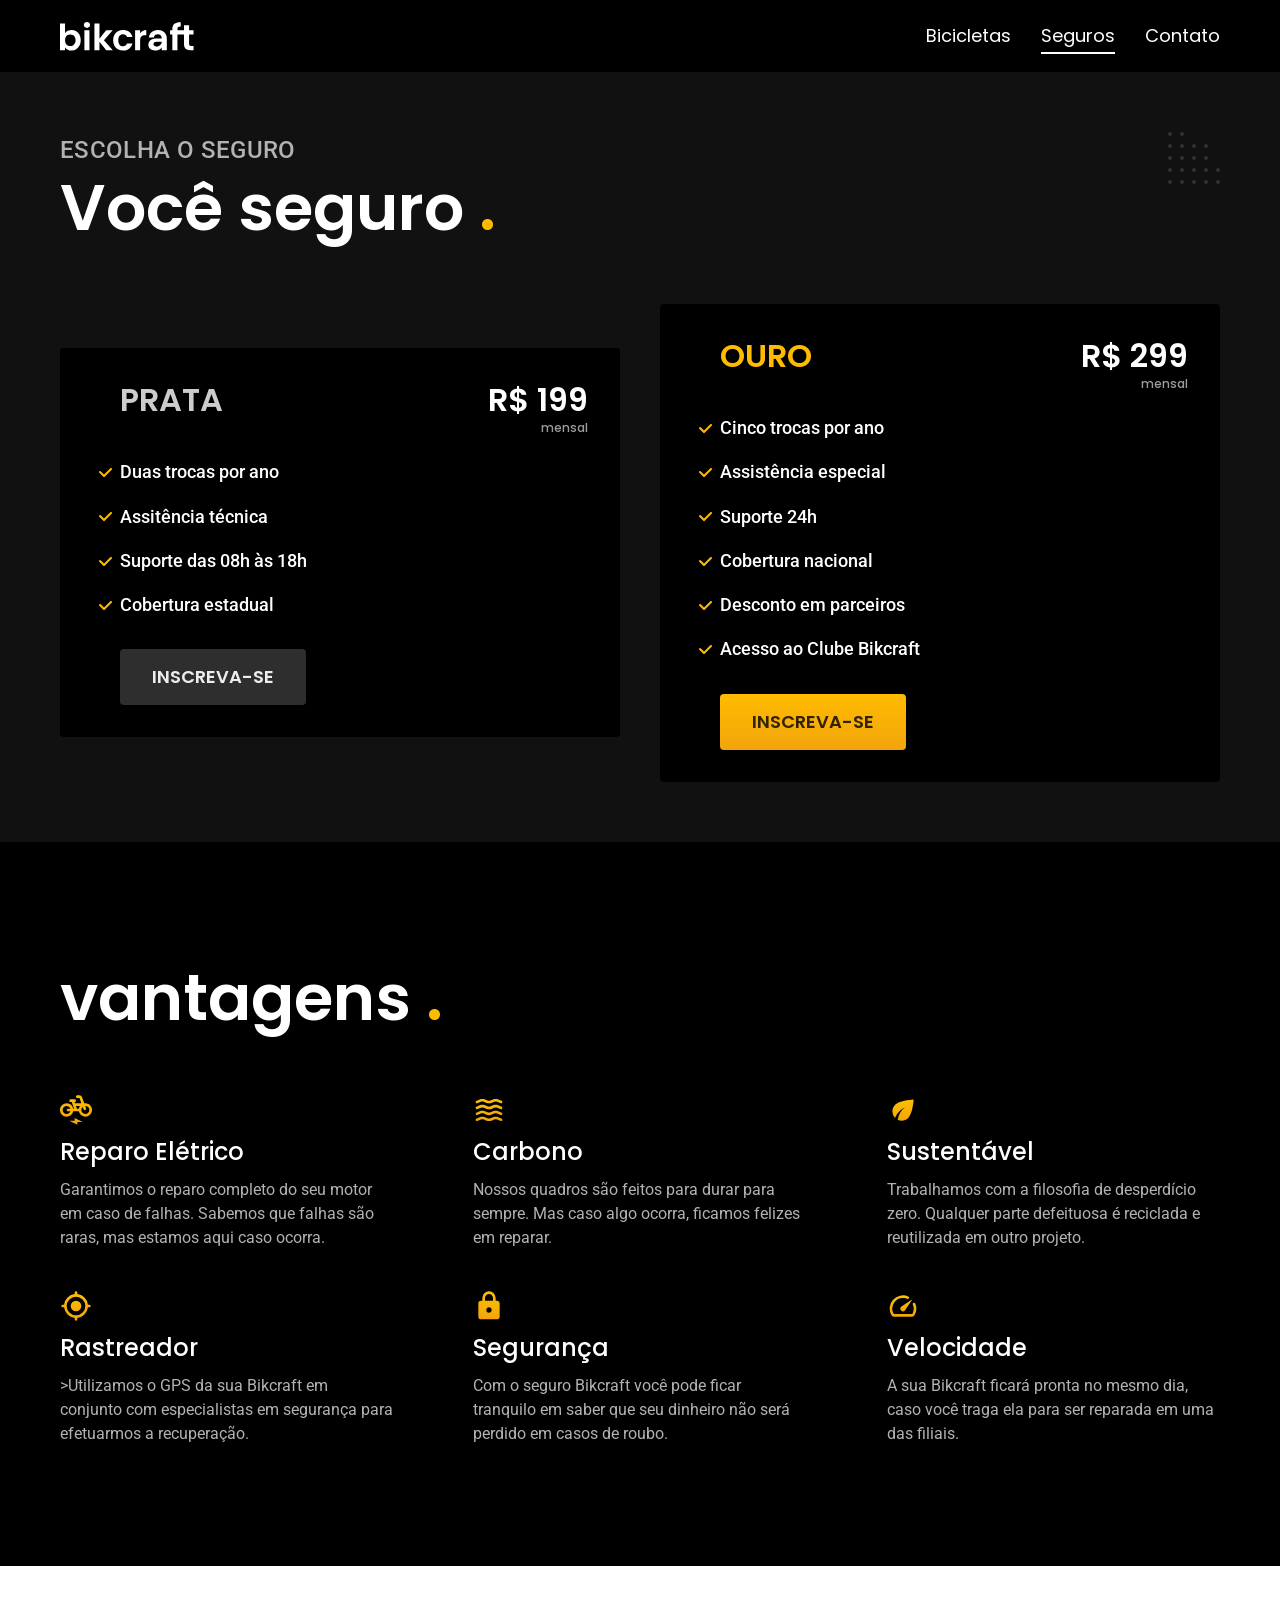
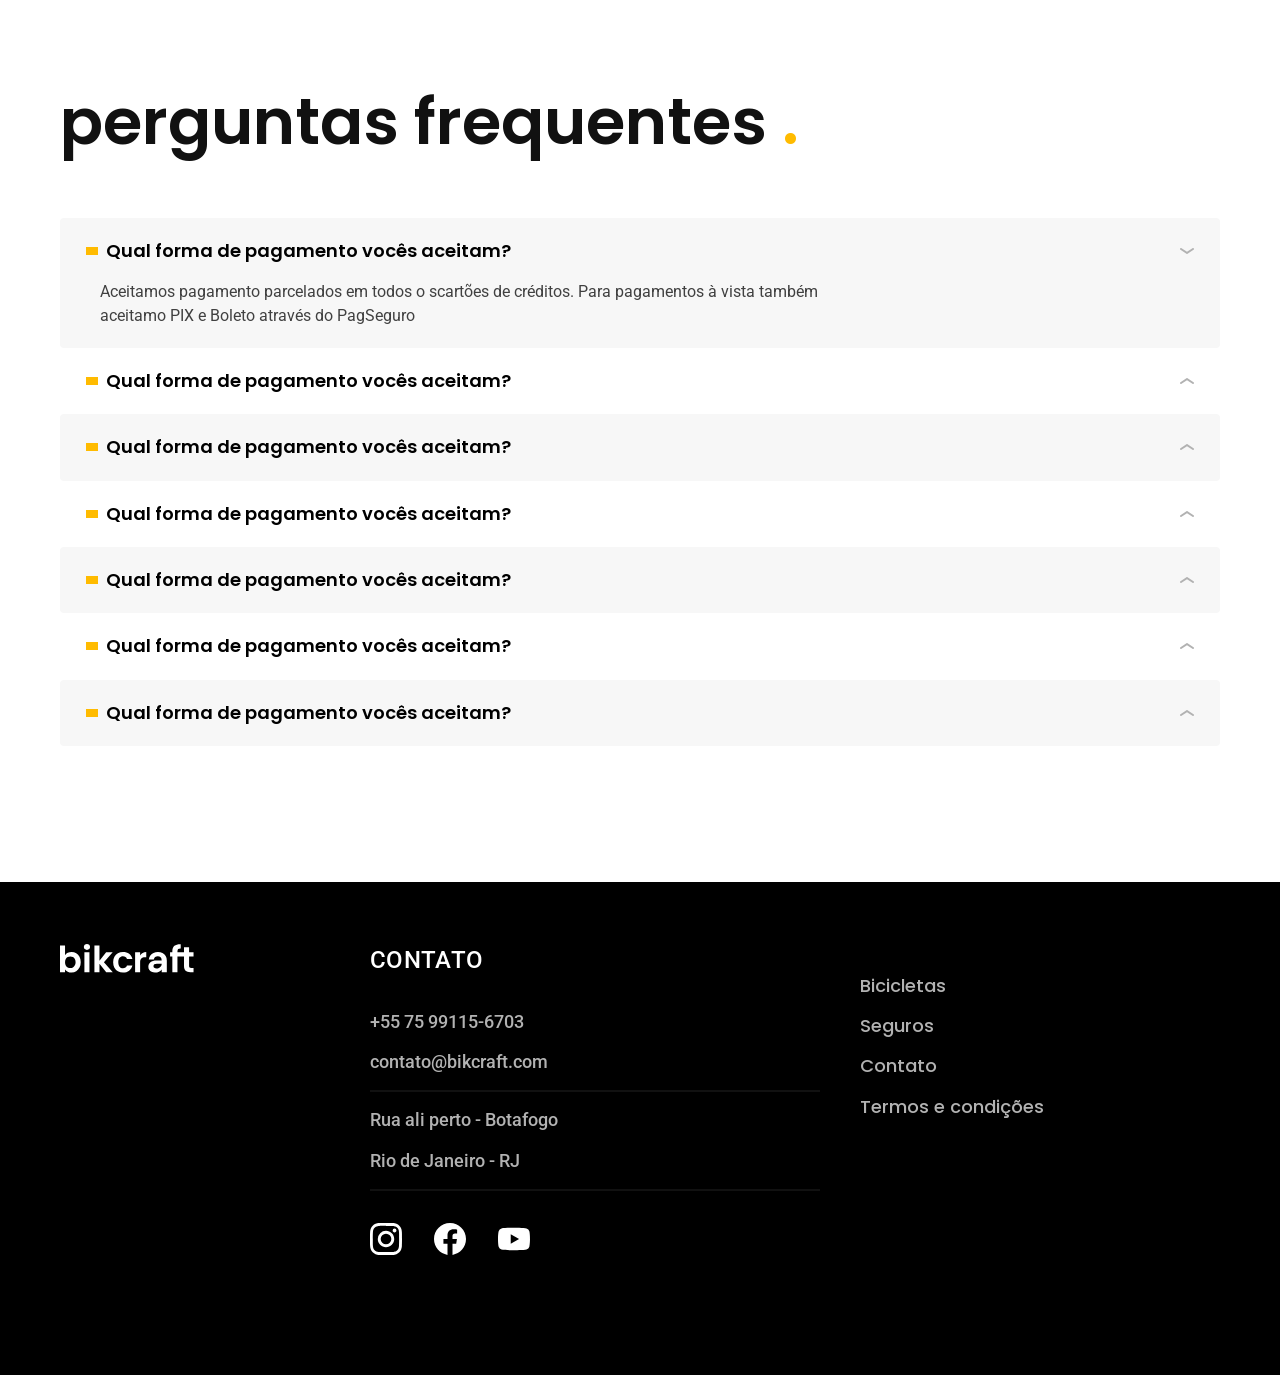
<file: seguros.html>
<!DOCTYPE html>
<html lang="pt-br">

<head>
  <meta charset="UTF-8">
  <meta name="viewport" content="width=device-width, initial-scale=1.0">
  <title>Termos e condições | Bikcraft</title>
  <meta name="description" content="Bicicletas elétricas de alta precisão e qualidade">
  <link rel="preload" href="./css/style.min.css" as="style">
  <link rel="stylesheet" href="./css/style.min.css">
  <script>document.documentElement.classList.add("js")</script>
  <link rel="preconnect" href="https://fonts.googleapis.com">
  <link rel="preconnect" href="https://fonts.gstatic.com" crossorigin>
  <link href="https://fonts.googleapis.com/css2?family=Merriweather:ital,opsz,wght@0,18..144,300..900;1,18..144,300..900&family=Poppins:ital,wght@0,100;0,200;0,300;0,400;0,600;0,800;1,100;1,200;1,300;1,800&family=Roboto:ital,wght@0,100..900;1,100..900&display=swap" rel="stylesheet">
</head>

<body id="seguros">
  <header class="header-bg">
    <div class="header-container container">
      <a href="./"><img src="./img/bikcraft.svg" alt="bikcraft"></a>
      <nav aria-label="primária">
        <ul class="header-menu font-1-m cor-0">
          <li><a href="./bicicletas.html">Bicicletas</a></li>
          <li><a href="./seguros.html">Seguros</a></li>
          <li><a href="./contato.html">Contato</a></li>
        </ul>
      </nav>
    </div>
  </header>

  <main class="seguros-bg">
    <div class="titulo-bg">
      <div class="titulo container ">
        <p class="font-2-l-b cor-5">Escolha o seguro</p>
        <h1 class="font-1-xxl cor-0">Você seguro <span class="cor-p1">.</span></h1>
      </div>
    </div>
    <div class="seguros container">
      <div class="seguros-itens fadeInLeft" data-anime="200">
        <h3 class="font-1-xl cor-4">PRATA</h3>
        <span class="font-1-xl cor-0">R$ 199 <span class="font-1-xs cor-6">mensal</span></span>
        <ul class="font-2-m cor-0">
          <li>Duas trocas por ano</li>
          <li>Assitência técnica</li>
          <li>Suporte das 08h às 18h</li>
          <li>Cobertura estadual</li>
        </ul>
        <a class="botao secundario" href="./orcamento.html?tipo=seguro&produto=prata">Inscreva-se</a>
      </div>
      <div class="seguros-itens fadeInRight" data-anime="400">
        <h3 class="font-1-xl cor-p1">OURO</h3>
        <span class="font-1-xl cor-0">R$ 299 <span class="font-1-xs cor-6">mensal</span></span>
        <ul class="font-2-m cor-0">
          <li>Cinco trocas por ano</li>
          <li>Assistência especial</li>
          <li>Suporte 24h</li>
          <li>Cobertura nacional</li>
          <li>Desconto em parceiros</li>
          <li>Acesso ao Clube Bikcraft</li>
        </ul>
        <a class="botao primario" href="./orcamento.html?tipo=seguro&produto=ouro">Inscreva-se</a>
      </div>
    </div>
  </main>

  <article class="vantagens-bg">
    <div class="vantagens container">
      <h2 class="font-1-xxl cor-0">vantagens <span class="cor-p1">.</span></h2>
      <ul>
        <li>
          <img src="./img/icones/eletrica.svg" alt="">
          <h3 class="font-1-l cor-0">Reparo Elétrico</h3>
          <p class="font-2-s cor-5">Garantimos o reparo completo do seu motor em caso de falhas. Sabemos que falhas são raras, mas estamos aqui caso ocorra.</p>
        </li>
        <li>
          <img src="./img/icones/carbono.svg" alt="">
          <h3 class="font-1-l cor-0">Carbono</h3>
          <p class="font-2-s cor-5">Nossos quadros são feitos para durar para sempre. Mas caso algo ocorra, ficamos felizes em reparar.</p>
        </li>
        <li>
          <img src="./img/icones/sustentavel.svg" alt="">
          <h3 class="font-1-l cor-0">Sustentável</h3>
          <p class="font-2-s cor-5">Trabalhamos com a filosofia de desperdício zero. Qualquer parte defeituosa é reciclada e reutilizada em outro projeto.</p>
        </li>
        <li>
          <img src="./img/icones/rastreador.svg" alt="">
          <h3 class="font-1-l cor-0">Rastreador</h3>
          <p class="font-2-s cor-5">>Utilizamos o GPS da sua Bikcraft em conjunto com especialistas em segurança para efetuarmos a recuperação.</p>
        </li>
        <li>
          <img src="./img/icones/seguro.svg" alt="">
          <h3 class="font-1-l cor-0">Segurança</h3>
          <p class="font-2-s cor-5">Com o seguro Bikcraft você pode ficar tranquilo em saber que seu dinheiro não será perdido em casos de roubo.</p>
        </li>
        <li>
          <img src="./img/icones/velocidade.svg" alt="">
          <h3 class="font-1-l cor-0">Velocidade</h3>
          <p class="font-2-s cor-5">A sua Bikcraft ficará pronta no mesmo dia, caso você traga ela para ser reparada em uma das filiais.</p>
        </li>
      </ul>
    </div>
  </article>

  <article class="perguntas container">
    <h2 class="font-1-xxl">perguntas frequentes <span class="cor-p1">.</span></h2>
    <dl>
      <div>
        <dt><button class="font-1-m-b" aria-controls="pergunta1" aria-expanded="true"> Qual forma de pagamento vocês aceitam?</button></dt>
        <dd id="pergunta1" class="font-2-s cor-9 ativa">Aceitamos pagamento parcelados em todos o scartões de créditos. Para pagamentos à vista também aceitamo PIX e Boleto através do PagSeguro</dd>
      </div>
      <div>
        <dt><button class="font-1-m-b" aria-controls="pergunta2" aria-expanded="false">Qual forma de pagamento vocês aceitam?</button></dt>
        <dd id="pergunta2" class="font-2-s cor-9">Aceitamos pagamento parcelados em todos o scartões de créditos. Para pagamentos à vista também aceitamo PIX e Boleto através do PagSeguro</dd>
      </div>
      <div>
        <dt><button class="font-1-m-b" aria-controls="pergunta3" aria-expanded="false"> Qual forma de pagamento vocês aceitam?</button></dt>
        <dd id="pergunta3" class="font-2-s cor-9">Aceitamos pagamento parcelados em todos o scartões de créditos. Para pagamentos à vista também aceitamo PIX e Boleto através do PagSeguro</dd>
      </div>
      <div>
        <dt><button class="font-1-m-b" aria-controls="pergunta4" aria-expanded="false"> Qual forma de pagamento vocês aceitam?</button></dt>
        <dd id="pergunta4" class="font-2-s cor-9">Aceitamos pagamento parcelados em todos o scartões de créditos. Para pagamentos à vista também aceitamo PIX e Boleto através do PagSeguro</dd>
      </div>
      <div>
        <dt><button class="font-1-m-b" aria-controls="pergunta5" aria-expanded="false"> Qual forma de pagamento vocês aceitam?</button></dt>
        <dd id="pergunta5" class="font-2-s cor-9">Aceitamos pagamento parcelados em todos o scartões de créditos. Para pagamentos à vista também aceitamo PIX e Boleto através do PagSeguro</dd>
      </div>
      <div>
        <dt><button class="font-1-m-b" aria-controls="pergunta6" aria-expanded="false"> Qual forma de pagamento vocês aceitam?</button></dt>
        <dd id="pergunta6" class="font-2-s cor-9">Aceitamos pagamento parcelados em todos o scartões de créditos. Para pagamentos à vista também aceitamo PIX e Boleto através do PagSeguro</dd>
      </div>
      <div>
        <dt><button class="font-1-m-b" aria-controls="pergunta7" aria-expanded="false"> Qual forma de pagamento vocês aceitam?</button></dt>
        <dd id="pergunta7" class="font-2-s cor-9">Aceitamos pagamento parcelados em todos o scartões de créditos. Para pagamentos à vista também aceitamo PIX e Boleto através do PagSeguro</dd>
      </div>
    </dl>
  </article>

  <footer class="footer-bg">
    <div class="footer container">
      <div>
        <img src="./img/bikcraft.svg" alt="Logo Bikcraft">
      </div>
      <div class="footer-contato">
        <h3 class="font-2-l-b cor-0">Contato</h3>
        <ul class="font-2-m cor-5">
          <li><a href="tel:+5575991156703"></a>+55 75 99115-6703</li>
          <li><a href="mailto:contato@bikcraft.com"></a>contato@bikcraft.com</li>
          <li>Rua ali perto - Botafogo</li>
          <li>Rio de Janeiro - RJ</li>
        </ul>
        <div class="footer-redes">
          <a href="./">
            <img src="./img/redes/instagram.svg" alt="Instagram">
          </a>
          <a href="./">
            <img src="./img/redes/facebook.svg" alt="Facebook">
          </a>
          <a href="./">
            <img src="./img/redes/youtube.svg" alt="Youtube">
          </a>
        </div>
      </div>
      <div class="footer-informacoes">
        <h3 class="font-2-l-b cor-0"></h3>
        <nav>
          <ul class="font-1-m cor-5">
            <li><a href="./bicicletas.html">Bicicletas</a></li>
            <li><a href="./seguros.html">Seguros</a></li>
            <li><a href="./contato.html">Contato</a></li>
            <li><a href="./termos.html">Termos e condições</a></li>
          </ul>
        </nav>
      </div>
      <div>
        <p class=" footer-copy font-2-m cor-6"></p>
      </div>
    </div>
  </footer>
  <script src="./js/pluguins/simple-anime.js"></script>
  <script src="./js/script.js"></script>
</body>
</file>
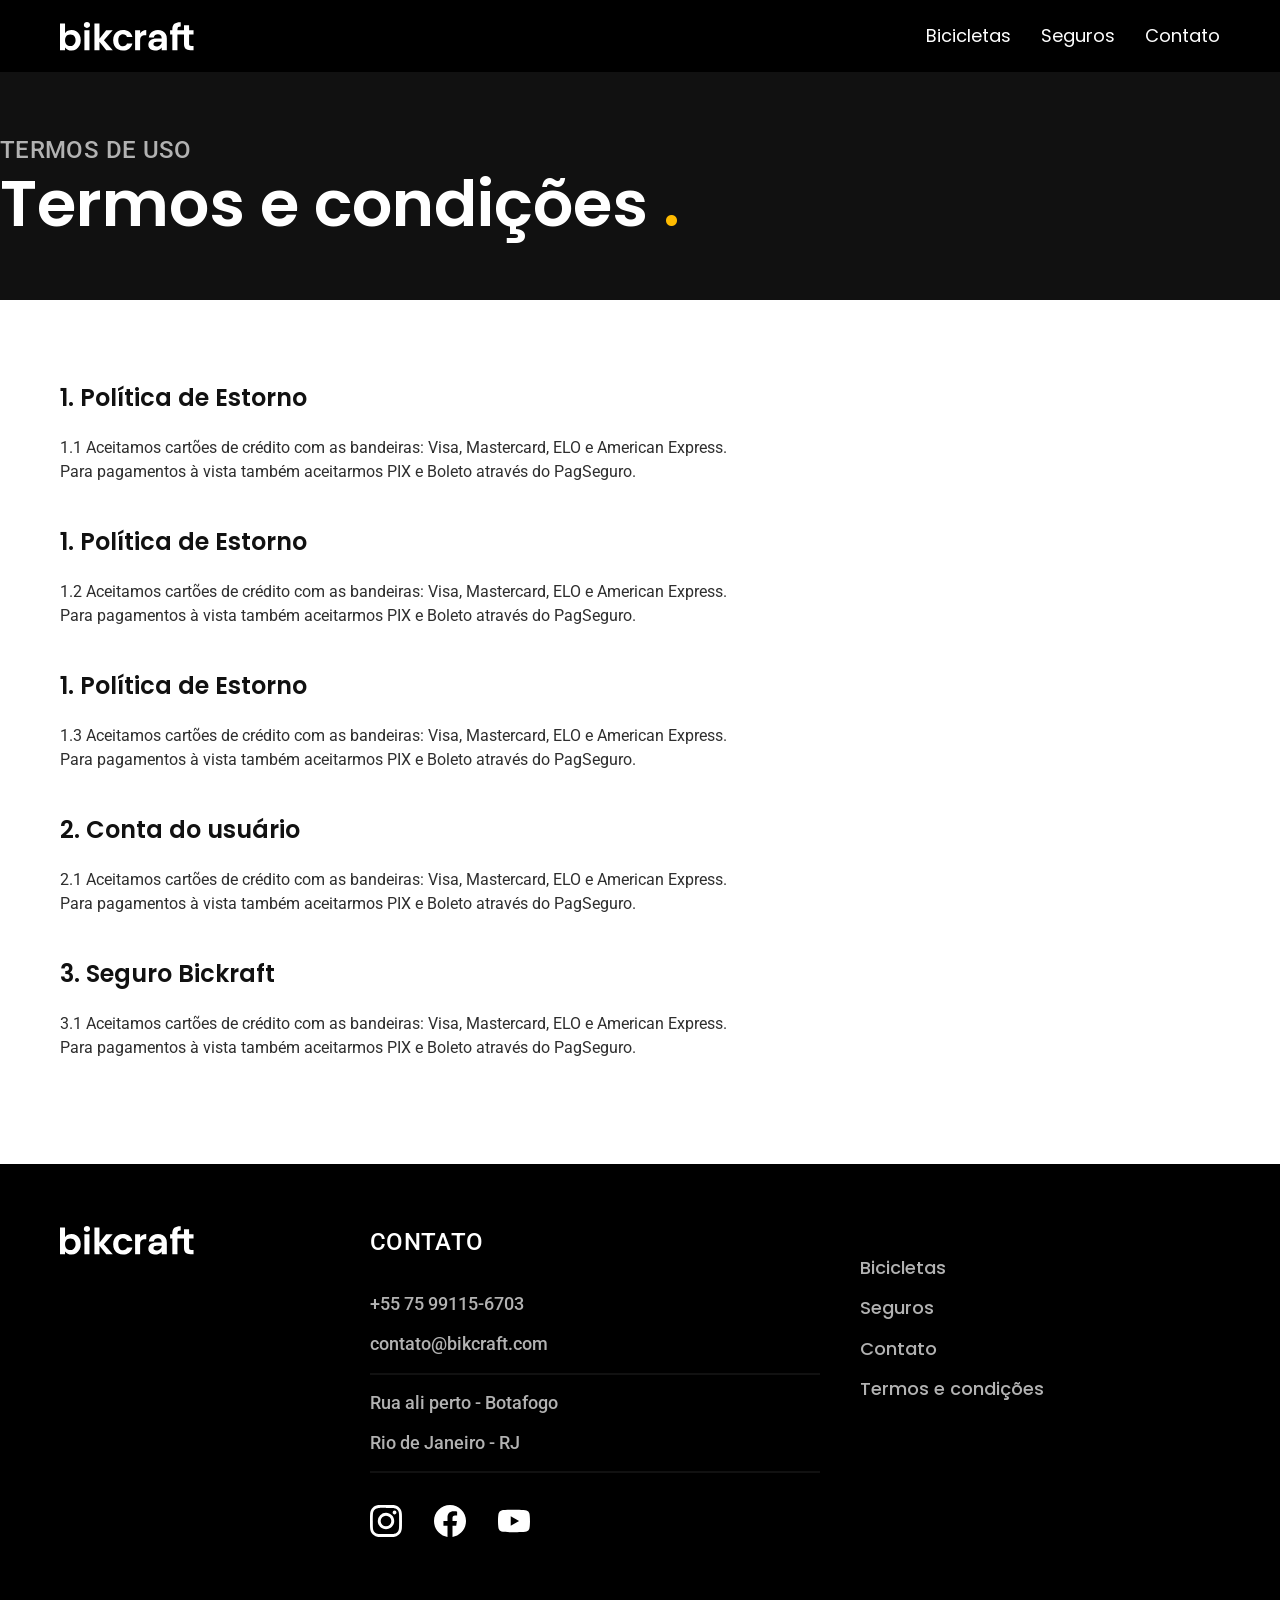
<file: termos.html>
<!DOCTYPE html>
<html lang="pt-br">

<head>
  <meta charset="UTF-8">
  <meta name="viewport" content="width=device-width, initial-scale=1.0">
  <title>Termos e condições | Bikcraft</title>
  <meta name="description" content="Bicicletas elétricas de alta precisão e qualidade">
  <link rel="preload" href="./css/style.min.css" as="style">
  <link rel="stylesheet" href="./css/style.min.css">
  <script>document.documentElement.classList.add("js")</script>
  <link rel="preconnect" href="https://fonts.googleapis.com">
  <link rel="preconnect" href="https://fonts.gstatic.com" crossorigin>
  <link href="https://fonts.googleapis.com/css2?family=Merriweather:ital,opsz,wght@0,18..144,300..900;1,18..144,300..900&family=Poppins:ital,wght@0,100;0,200;0,300;0,400;0,600;0,800;1,100;1,200;1,300;1,800&family=Roboto:ital,wght@0,100..900;1,100..900&display=swap" rel="stylesheet">
</head>

<body id="termos">
  <header class="header-bg">
    <div class="header-container container">
      <a href="./"><img src="./img/bikcraft.svg" alt="bikcraft"></a>
      <nav aria-label="primária">
        <ul class="header-menu font-1-m cor-0">
          <li><a href="./bicicletas.html">Bicicletas</a></li>
          <li><a href="./seguros.html">Seguros</a></li>
          <li><a href="./contato.html">Contato</a></li>
        </ul>
      </nav>
    </div>
  </header>

  <main>
    <div class="titulo-bg">
      <div class="titulo-container ">
        <p class="font-2-l-b cor-5">Termos de uso </p>
        <h1 class="font-1-xxl cor-0">Termos e condições <span class="cor-p1">.</span></h1>
      </div>
    </div>
    <div class="termos font-2-s cor-10 container">
      <h2 class="font-1-l cor-11">1. Política de Estorno</h2>
      <p>1.1 Aceitamos cartões de crédito com as bandeiras: Visa, Mastercard, ELO e American Express. Para pagamentos à vista também aceitarmos PIX e Boleto através do PagSeguro.</p>
      <h2 class="font-1-l cor-11">1. Política de Estorno</h2>
      <p>1.2 Aceitamos cartões de crédito com as bandeiras: Visa, Mastercard, ELO e American Express. Para pagamentos à vista também aceitarmos PIX e Boleto através do PagSeguro.</p>
      <h2 class="font-1-l cor-11">1. Política de Estorno</h2>
      <p>1.3 Aceitamos cartões de crédito com as bandeiras: Visa, Mastercard, ELO e American Express. Para pagamentos à vista também aceitarmos PIX e Boleto através do PagSeguro.</p>
      <h2 class="font-1-l cor-11">2. Conta do usuário</h2>
      <p>2.1 Aceitamos cartões de crédito com as bandeiras: Visa, Mastercard, ELO e American Express. Para pagamentos à vista também aceitarmos PIX e Boleto através do PagSeguro.</p>
      <h2 class="font-1-l cor-11">3. Seguro Bickraft</h2>
      <p>3.1 Aceitamos cartões de crédito com as bandeiras: Visa, Mastercard, ELO e American Express. Para pagamentos à vista também aceitarmos PIX e Boleto através do PagSeguro.</p>

    </div>
  </main>

  <footer class="footer-bg">
    <div class="footer container">
      <div>
        <img src="./img/bikcraft.svg" alt="Logo Bikcraft">
      </div>
      <div class="footer-contato">
        <h3 class="font-2-l-b cor-0">Contato</h3>
        <ul class="font-2-m cor-5">
          <li><a href="tel:+5575991156703"></a>+55 75 99115-6703</li>
          <li><a href="mailto:contato@bikcraft.com"></a>contato@bikcraft.com</li>
          <li>Rua ali perto - Botafogo</li>
          <li>Rio de Janeiro - RJ</li>
        </ul>
        <div class="footer-redes">
          <a href="./">
            <img src="./img/redes/instagram.svg" alt="Instagram">
          </a>
          <a href="./">
            <img src="./img/redes/facebook.svg" alt="Facebook">
          </a>
          <a href="./">
            <img src="./img/redes/youtube.svg" alt="Youtube">
          </a>
        </div>
      </div>
      <div class="footer-informacoes">
        <h3 class="font-2-l-b cor-0"></h3>
        <nav>
          <ul class="font-1-m cor-5">
            <li><a href="./bicicletas.html">Bicicletas</a></li>
            <li><a href="./seguros.html">Seguros</a></li>
            <li><a href="./contato.html">Contato</a></li>
            <li><a href="./termos.html">Termos e condições</a></li>
          </ul>
        </nav>
      </div>
      <div>
        <p class=" footer-copy font-2-m cor-6"></p>
      </div>
    </div>
  </footer>
  <script src="./js/script.js"></script>
</body>
</file>
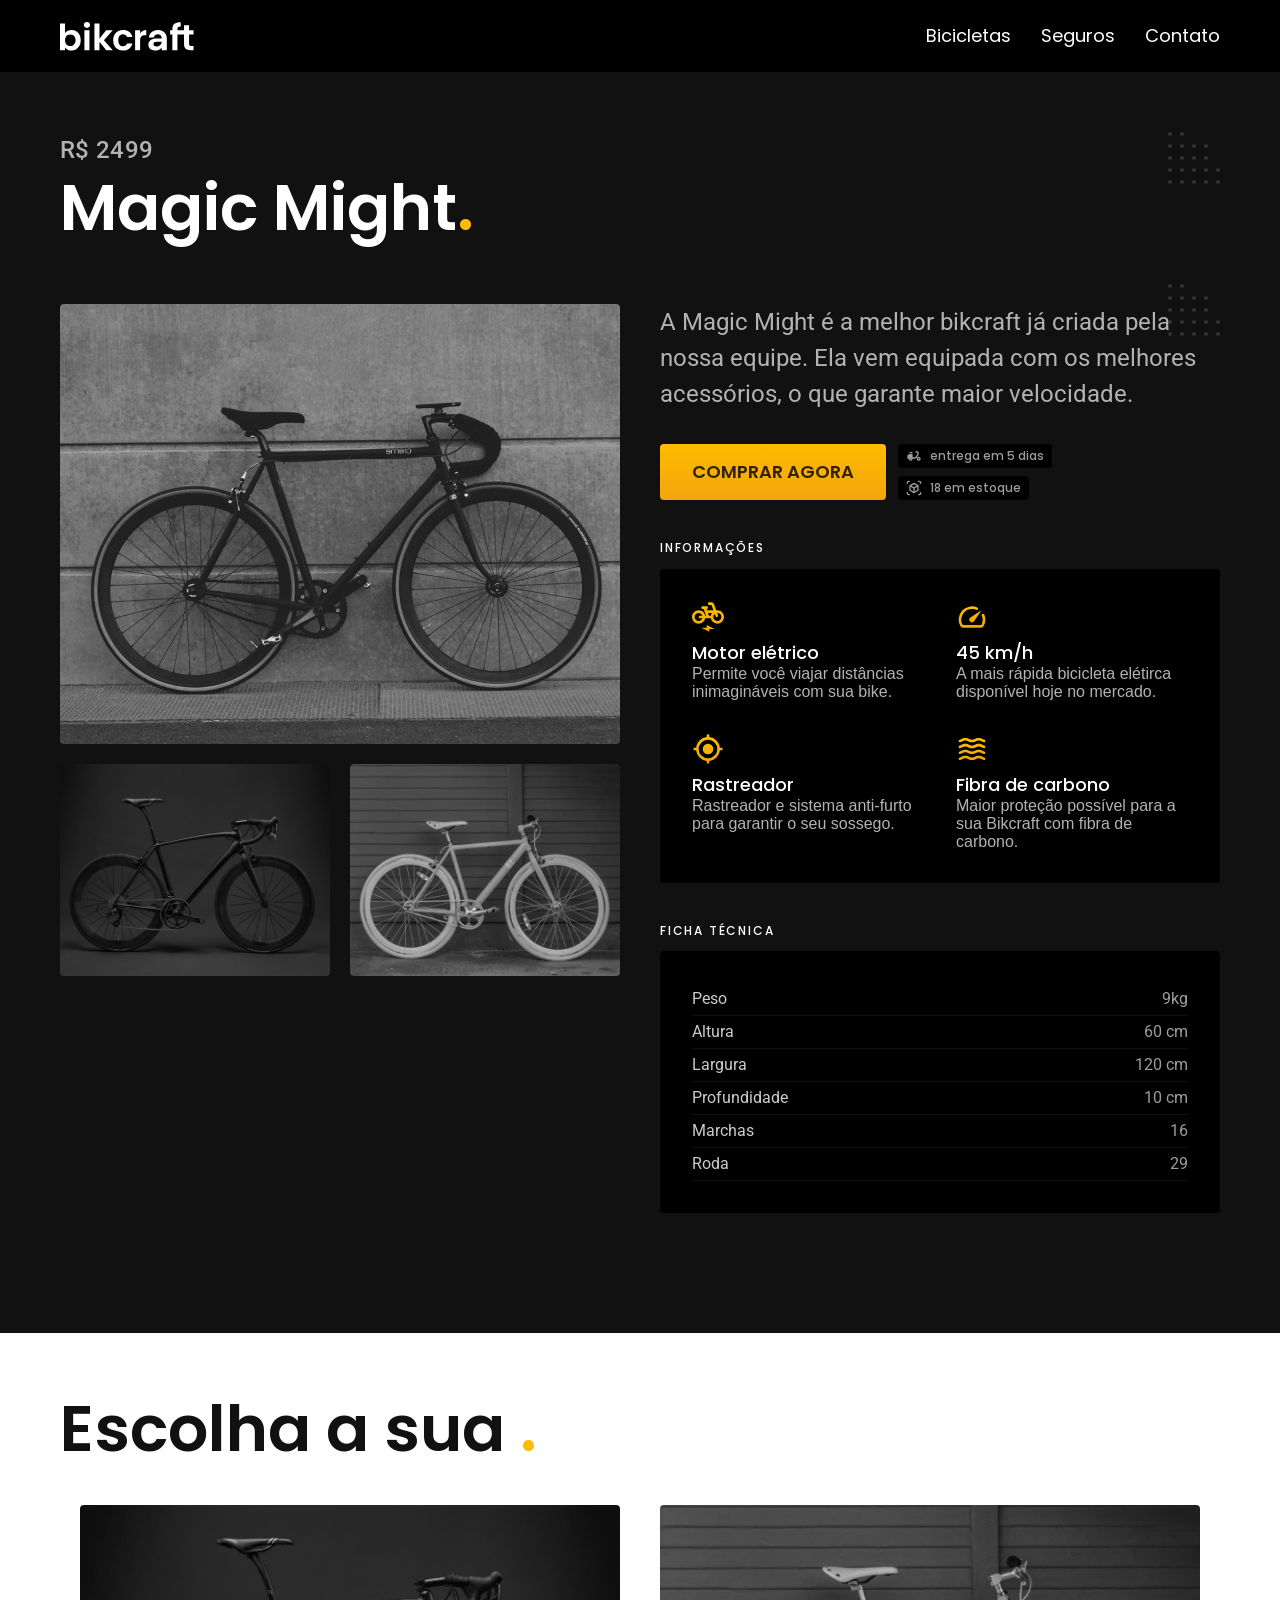
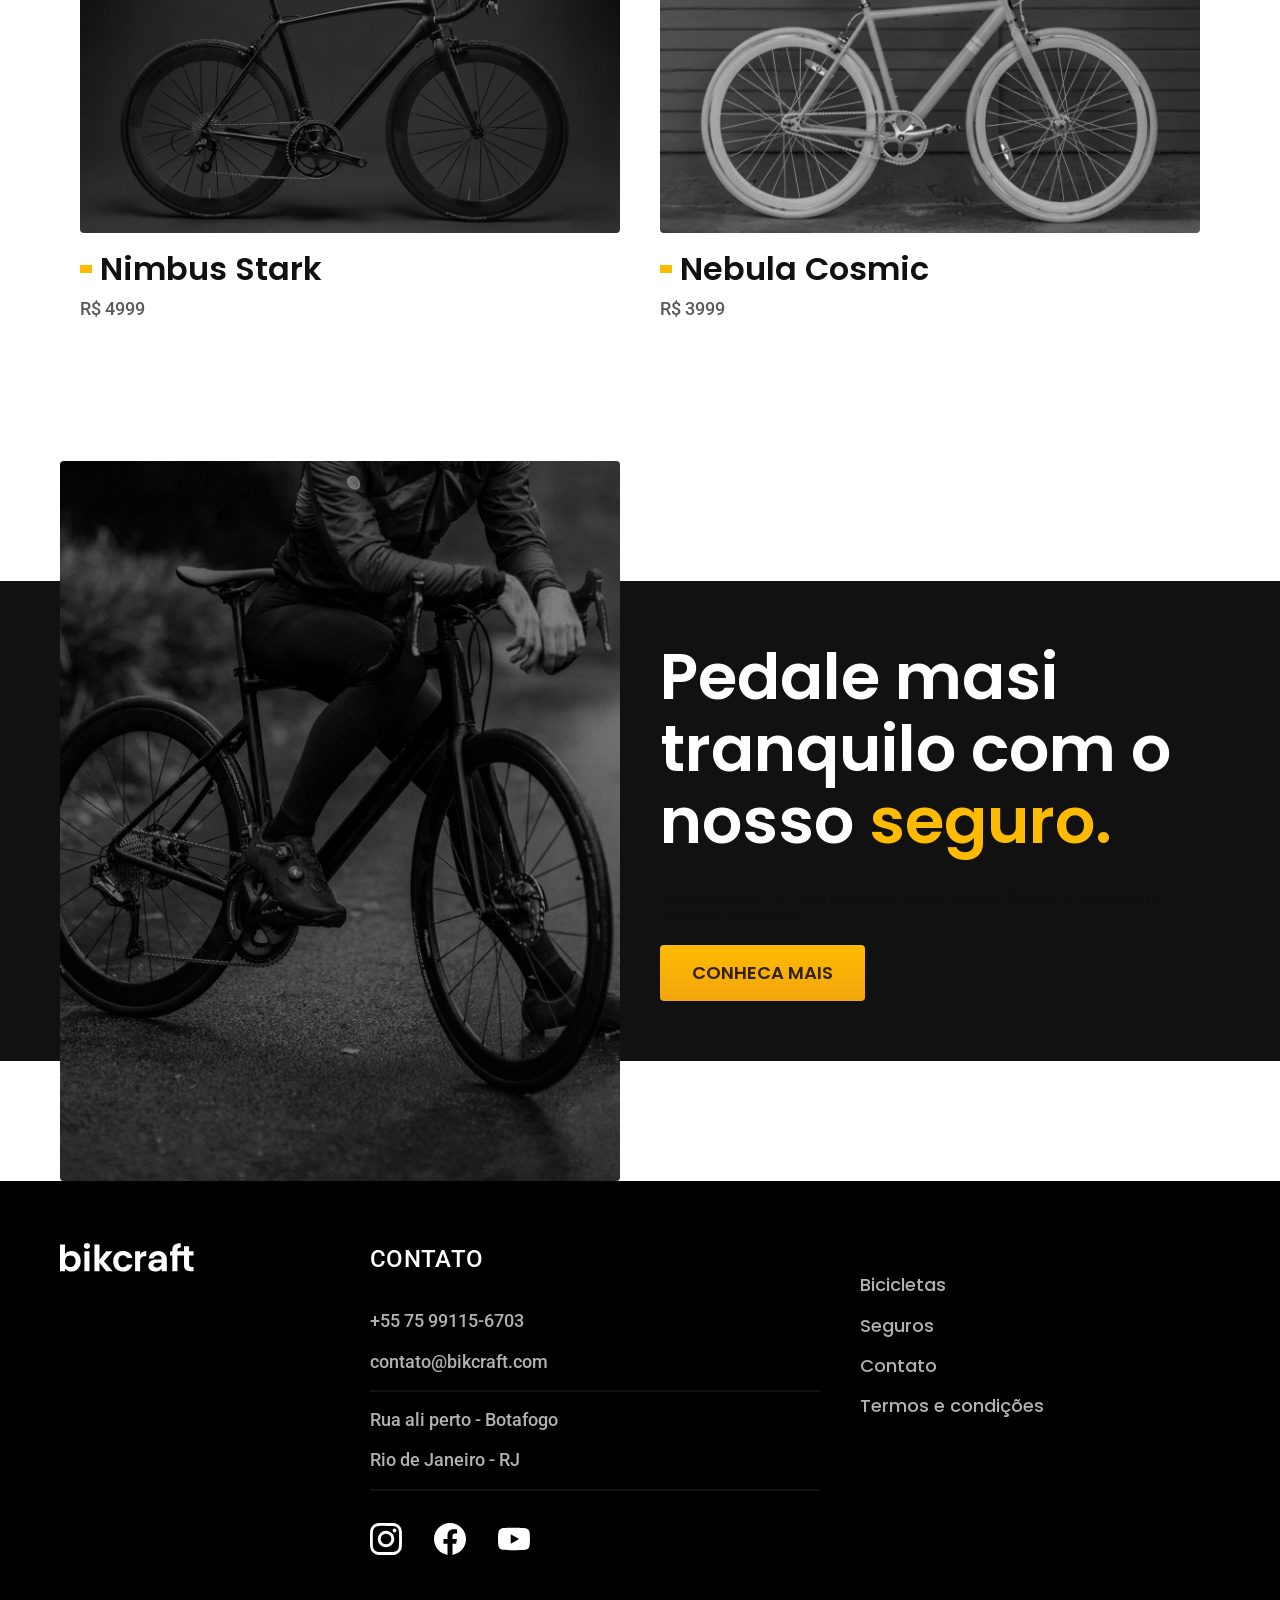
<file: bicicletas/magic.html>
<!DOCTYPE html>
<html lang="pt-br">

<head>
  <meta charset="UTF-8">
  <meta name="viewport" content="width=device-width, initial-scale=1.0">
  <title>Magic | Bikcraft</title>
  <meta name="description" content="Bicicletas elétricas de alta precisão e qualidade">
  <link rel="stylesheet" href="../css/style.min.css">
  <script>document.documentElement.classList.add("js")</script>
  <link rel="preconnect" href="https://fonts.googleapis.com">
  <link rel="preconnect" href="https://fonts.gstatic.com" crossorigin>
  <link href="https://fonts.googleapis.com/css2?family=Merriweather:ital,opsz,wght@0,18..144,300..900;1,18..144,300..900&family=Poppins:ital,wght@0,100;0,200;0,300;0,400;0,600;0,800;1,100;1,200;1,300;1,800&family=Roboto:ital,wght@0,100..900;1,100..900&display=swap" rel="stylesheet">
</head>

<body id="bicicleta">
  <header class="header-bg">
    <div class="header-container container">
      <a href="../"><img src="../img/bikcraft.svg" alt="bikcraft"></a>
      <nav aria-label="primária">
        <ul class="header-menu font-1-m cor-0">
          <li><a href="../bicicletas.html">Bicicletas</a></li>
          <li><a href="../seguros.html">Seguros</a></li>
          <li><a href="../contato.html">Contato</a></li>
        </ul>
      </nav>
    </div>
  </header>

  <main>
    <div class="titulo-bg">
      <div class="titulo container ">
        <p class="font-2-l-b cor-5">R$ 2499</p>
        <h1 class="font-1-xxl cor-0">Magic Might<span class="cor-p1">.</span></h1>
      </div>
      <div class="bicicleta container">
        <div class="bicicleta-imagens">
          <img src="../img/bicicleta/nimbus2.jpg" alt="">
          <img src="../img/bicicleta/nimbus1.jpg" alt="">
          <img src="../img/bicicleta/nimbus3.jpg" alt="">
        </div>
        <div class="bicicleta-conteudo">
          <p class="font-2-l cor-5">A Magic Might é a melhor bikcraft já criada pela nossa equipe. Ela vem equipada com os melhores acessórios, o que garante maior velocidade.</p>
          <div class="bicicleta-comprar">
            <a class="botao" href="../orcamento.html?tipo=bikcraft&produto=magic">Comprar agora</a>
            <span class="font-1-xs cor-6"><img src="../img/icones/entrega.svg" alt="">entrega em 5 dias</span>
            <span class="font-1-xs cor-6"><img src="../img/icones/estoque.svg" alt="">18 em estoque</span>
          </div>

          <h2 class="font-1-xs cor-0">Informações</h2>
          <ul class="bicicleta-informacoes">
            <li>
              <img src="../img/icones/eletrica.svg" alt="">
              <h3 class="font-1-m cor-0">Motor elétrico</h3>
              <p class="fonte-2-xs cor-5">Permite você viajar distâncias inimagináveis com sua bike.</p>
            </li>
            <li>
              <img src="../img/icones/velocidade.svg" alt="">
              <h3 class="font-1-m cor-0">45 km/h</h3>
              <p class="fonte-2-xs cor-5">A mais rápida bicicleta elétirca disponível hoje no mercado.</p>
            </li>
            <li>
              <img src="../img/icones/rastreador.svg" alt="">
              <h3 class="font-1-m cor-0">Rastreador</h3>
              <p class="fonte-2-xs cor-5">Rastreador e sistema anti-furto para garantir o seu sossego.</p>
            </li>
            <li>
              <img src="../img/icones/carbono.svg" alt="">
              <h3 class="font-1-m cor-0">Fibra de carbono</h3>
              <p class="fonte-2-xs cor-5">Maior proteção possível para a sua Bikcraft com fibra de carbono.</p>
            </li>
          </ul>
          <h2 class="font-1-xs cor-0">Ficha técnica</h2>
          <ul class="bicicleta-ficha font-2-s cor-4">
            <li>Peso <span>9kg</span></li>
            <li>Altura <span>60 cm</span></li>
            <li>Largura <span>120 cm</span></li>
            <li>Profundidade <span>10 cm</span></li>
            <li>Marchas <span>16</span></li>
            <li>Roda <span>29</span></li>
          </ul>
        </div>
      </div>
    </div>
  </main>
  <article class="bicicletas-lista container">
    <h2 class="font-1-xxl">Escolha a sua <span class="cor-p1">.</span></h2>
    <ul>
      <li>
        <a href="./nimbus.html">
          <img src="../img/bicicletas/nimbus.jpg" alt="bicicleta preta">
          <h3 class="font-1-xl">Nimbus Stark</h3>
          <spa class="font-2-m cor-8">R$ 4999</span>
        </a>
      </li>
      <li>
        <a href="./nebula.html">
          <img src="../img/bicicletas/nebula.jpg" alt="bicicleta preta">
          <h3 class="font-1-xl">Nebula Cosmic</h3>
          <spa class="font-2-m cor-8">R$ 3999</span>
        </a>
      </li>
    </ul>
  </article>

  <article class="seguro-bg">
    <div class="seguro container">
      <div class="seguro-imagem">
        <img src="../img/fotos/seguros.jpg" alt="Pessoa parada em cima de uma bicicleta.">
      </div>
      <div class="seguro-conteudo">
        <h2 class="font-1-xxl cor-0">Pedale masi tranquilo com o nosso <span class="cor-p1">seguro.</span></h2>
        <p>Inscreva-se em um dos planos do nosso seguro Bikcraft e aproveite os diversos benefícios.</p>
        <a class="botao" href="../seguros.html">Conheca Mais</a>
      </div>
    </div>
  </article>

  <footer class="footer-bg">
    <div class="footer container">
      <div>
        <img src="../img/bikcraft.svg" alt="Logo Bikcraft">
      </div>
      <div class="footer-contato">
        <h3 class="font-2-l-b cor-0">Contato</h3>
        <ul class="font-2-m cor-5">
          <li><a href="tel:+5575991156703"></a>+55 75 99115-6703</li>
          <li><a href="mailto:contato@bikcraft.com"></a>contato@bikcraft.com</li>
          <li>Rua ali perto - Botafogo</li>
          <li>Rio de Janeiro - RJ</li>
        </ul>
        <div class="footer-redes">
          <a href="../">
            <img src="../img/redes/instagram.svg" alt="Instagram">
          </a>
          <a href="../">
            <img src="../img/redes/facebook.svg" alt="Facebook">
          </a>
          <a href="../">
            <img src="../img/redes/youtube.svg" alt="Youtube">
          </a>
        </div>
      </div>
      <div class="footer-informacoes">
        <h3 class="font-2-l-b cor-0"></h3>
        <nav>
          <ul class="font-1-m cor-5">
            <li><a href="../bicicletas.html">Bicicletas</a></li>
            <li><a href="../seguros.html">Seguros</a></li>
            <li><a href="../contato.html">Contato</a></li>
            <li><a href="../termos.html">Termos e condições</a></li>
          </ul>
        </nav>
      </div>
      <div>
        <p class=" footer-copy font-2-m cor-6"></p>
      </div>
    </div>
  </footer>
  <script src="../js/script.js"></script>
</body>
</file>
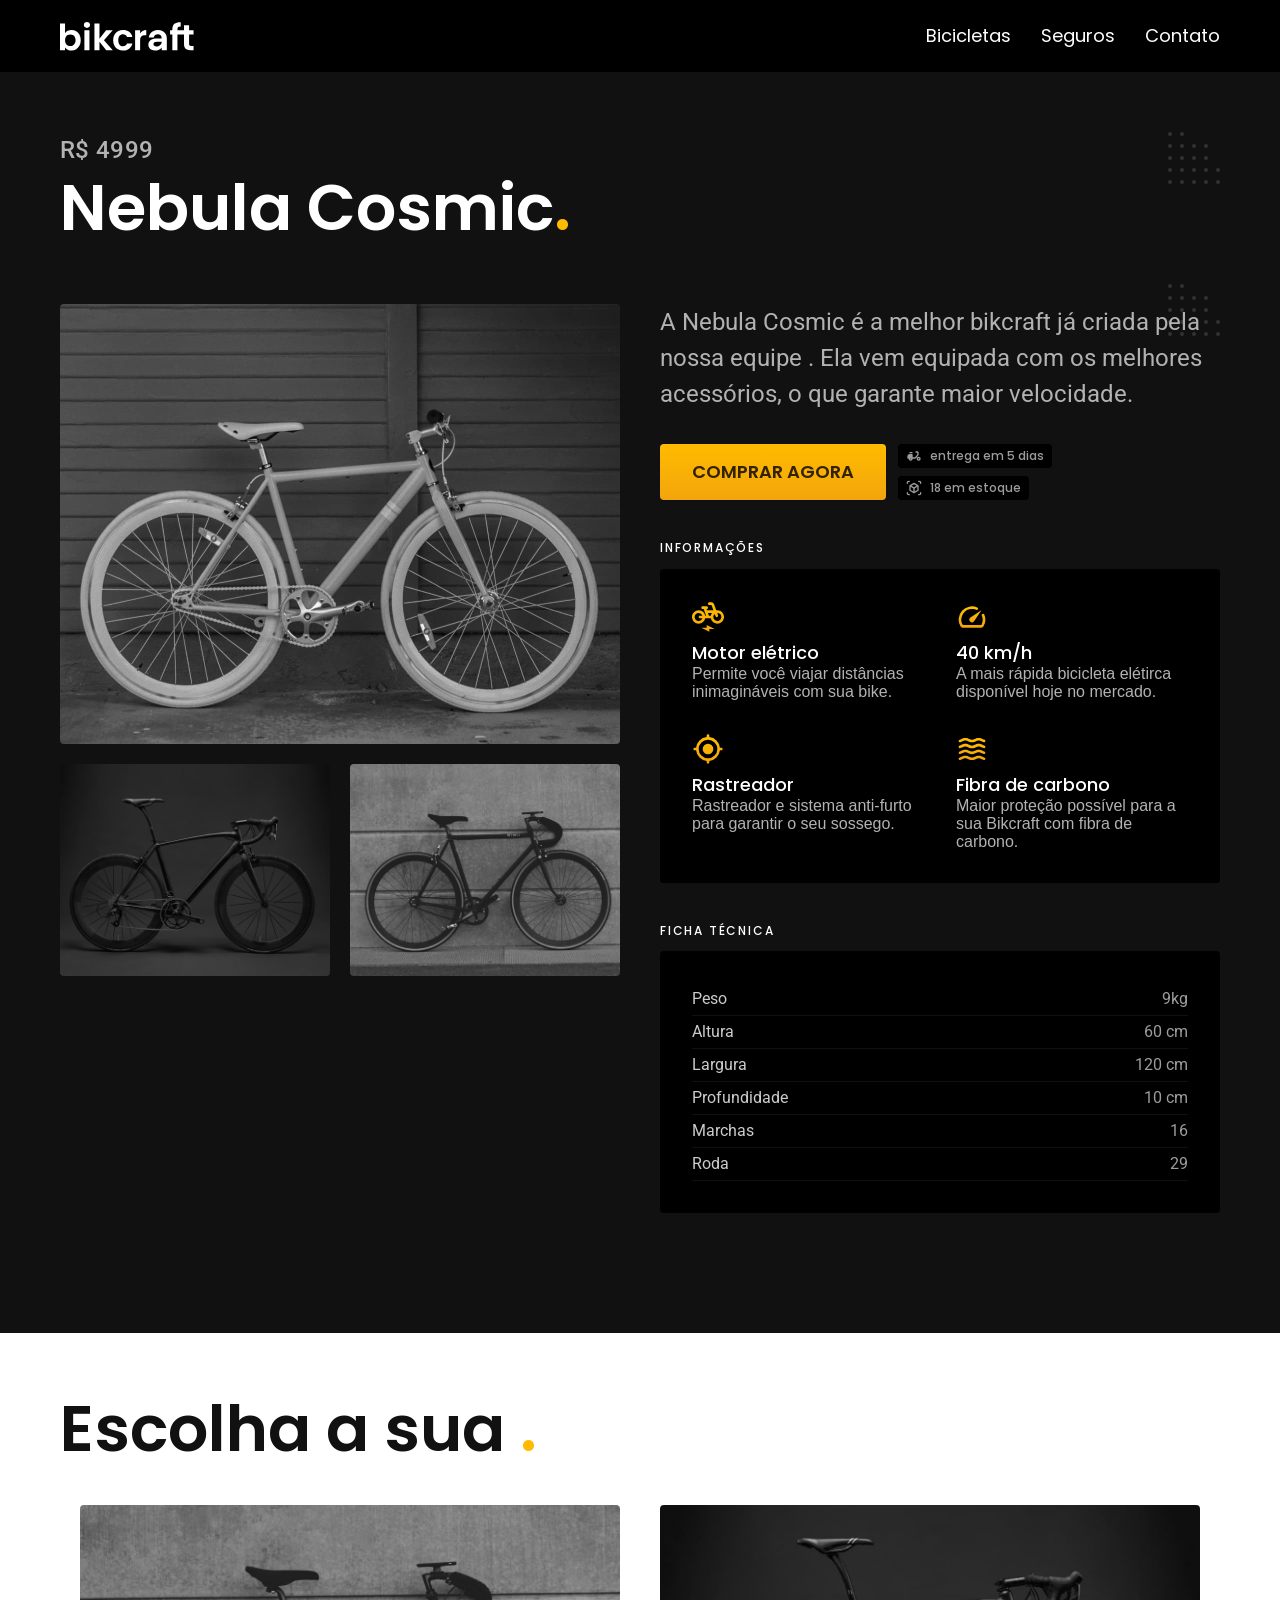
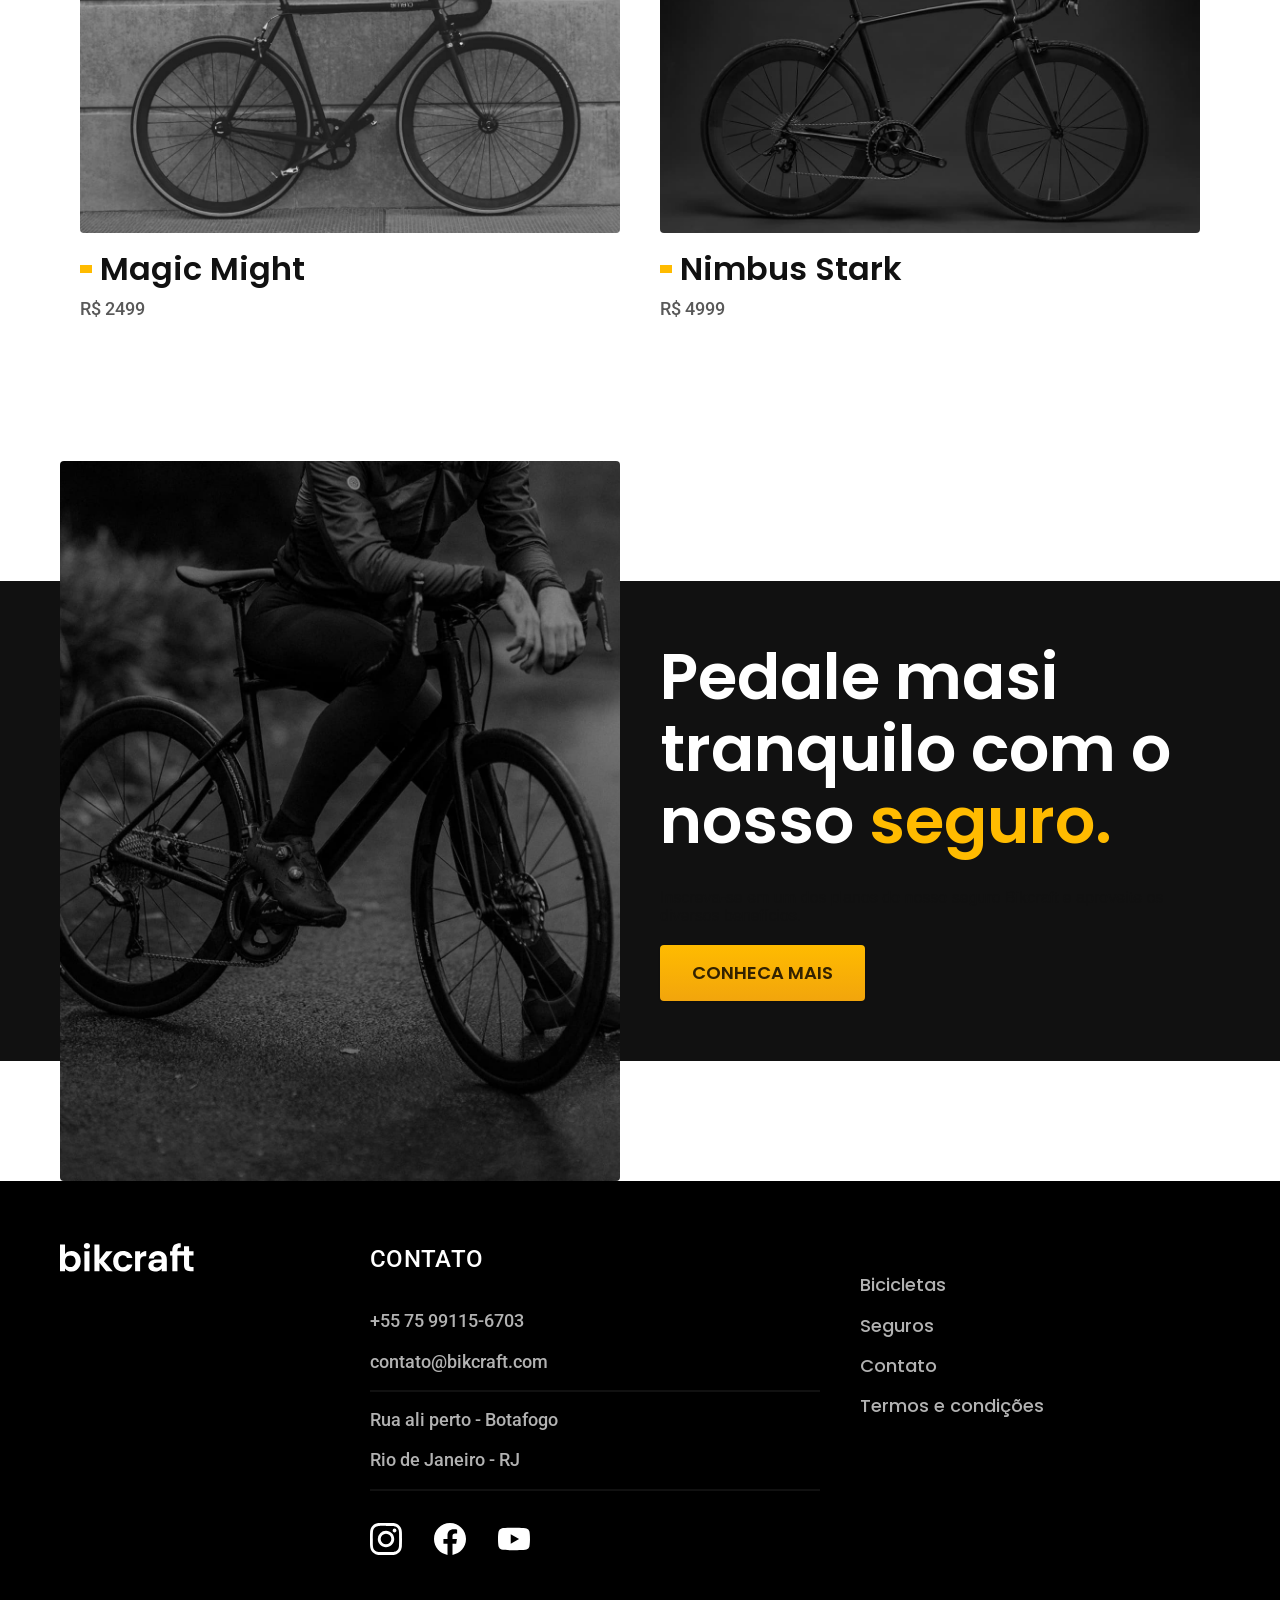
<file: bicicletas/nebula.html>
<!DOCTYPE html>
<html lang="pt-br">

<head>
  <meta charset="UTF-8">
  <meta name="viewport" content="width=device-width, initial-scale=1.0">
  <title>Nebula | Bikcraft</title>
  <meta name="description" content="Bicicletas elétricas de alta precisão e qualidade">
  <link rel="stylesheet" href="../css/style.min.css">
  <script>document.documentElement.classList.add("js")</script>
  <link rel="preconnect" href="https://fonts.googleapis.com">
  <link rel="preconnect" href="https://fonts.gstatic.com" crossorigin>
  <link href="https://fonts.googleapis.com/css2?family=Merriweather:ital,opsz,wght@0,18..144,300..900;1,18..144,300..900&family=Poppins:ital,wght@0,100;0,200;0,300;0,400;0,600;0,800;1,100;1,200;1,300;1,800&family=Roboto:ital,wght@0,100..900;1,100..900&display=swap" rel="stylesheet">
</head>

<body id="bicicleta">
  <header class="header-bg">
    <div class="header-container container">
      <a href="../"><img src="../img/bikcraft.svg" alt="bikcraft"></a>
      <nav aria-label="primária">
        <ul class="header-menu font-1-m cor-0">
          <li><a href="../bicicletas.html">Bicicletas</a></li>
          <li><a href="../seguros.html">Seguros</a></li>
          <li><a href="../contato.html">Contato</a></li>
        </ul>
      </nav>
    </div>
  </header>

  <main>
    <div class="titulo-bg">
      <div class="titulo container ">
        <p class="font-2-l-b cor-5">R$ 4999</p>
        <h1 class="font-1-xxl cor-0">Nebula Cosmic<span class="cor-p1">.</span></h1>
      </div>
      <div class="bicicleta container">
        <div class="bicicleta-imagens">
          <img src="../img/bicicleta/nimbus3.jpg" alt="">
          <img src="../img/bicicleta/nimbus1.jpg" alt="">
          <img src="../img/bicicleta/nimbus2.jpg" alt="">
        </div>
        <div class="bicicleta-conteudo">
          <p class="font-2-l cor-5">A Nebula Cosmic é a melhor bikcraft já criada pela nossa equipe . Ela vem equipada com os melhores acessórios, o que garante maior velocidade.</p>
          <div class="bicicleta-comprar">
            <a class="botao" href="../orcamento.html?tipo=bikcraft&produto=nebula">Comprar agora</a>
            <span class="font-1-xs cor-6"><img src="../img/icones/entrega.svg" alt=""> entrega em 5 dias</span>
            <span class="font-1-xs cor-6"><img src="../img/icones/estoque.svg" alt="">18 em estoque</span>
          </div>

          <h2 class="font-1-xs cor-0">Informações</h2>
          <ul class="bicicleta-informacoes">
            <li>
              <img src="../img/icones/eletrica.svg" alt="">
              <h3 class="font-1-m cor-0">Motor elétrico</h3>
              <p class="fonte-2-xs cor-5">Permite você viajar distâncias inimagináveis com sua bike.</p>
            </li>
            <li>
              <img src="../img/icones/velocidade.svg" alt="">
              <h3 class="font-1-m cor-0">40 km/h</h3>
              <p class="fonte-2-xs cor-5">A mais rápida bicicleta elétirca disponível hoje no mercado.</p>
            </li>
            <li>
              <img src="../img/icones/rastreador.svg" alt="">
              <h3 class="font-1-m cor-0">Rastreador</h3>
              <p class="fonte-2-xs cor-5">Rastreador e sistema anti-furto para garantir o seu sossego.</p>
            </li>
            <li>
              <img src="../img/icones/carbono.svg" alt="">
              <h3 class="font-1-m cor-0">Fibra de carbono</h3>
              <p class="fonte-2-xs cor-5">Maior proteção possível para a sua Bikcraft com fibra de carbono.</p>
            </li>
          </ul>
          <h2 class="font-1-xs cor-0">Ficha técnica</h2>
          <ul class="bicicleta-ficha font-2-s cor-4">
            <li>Peso <span>9kg</span></li>
            <li>Altura <span>60 cm</span></li>
            <li>Largura <span>120 cm</span></li>
            <li>Profundidade <span>10 cm</span></li>
            <li>Marchas <span>16</span></li>
            <li>Roda <span>29</span></li>
          </ul>
        </div>
      </div>
    </div>

  </main>
  <article class="bicicletas-lista container">
    <h2 class="font-1-xxl">Escolha a sua <span class="cor-p1">.</span></h2>
    <ul>
      <li>
        <a href="./magic.html">
          <img src="../img/bicicletas/magic.jpg" alt="bicicleta preta">
          <h3 class="font-1-xl">Magic Might</h3>
          <spa class="font-2-m cor-8">R$ 2499</span>
        </a>
      </li>
      <li>
        <a href="./nimbus.html">
          <img src="../img/bicicletas/nimbus.jpg" alt="bicicleta preta">
          <h3 class="font-1-xl">Nimbus Stark</h3>
          <spa class="font-2-m cor-8">R$ 4999</span>
        </a>
      </li>
    </ul>
  </article>

  <article class="seguro-bg">
    <div class="seguro container">
      <div class="seguro-imagem">
        <img src="../img/fotos/seguros.jpg" alt="Pessoa parada em cima de uma bicicleta.">
      </div>
      <div class="seguro-conteudo">
        <h2 class="font-1-xxl cor-0">Pedale masi tranquilo com o nosso <span class="cor-p1">seguro.</span></h2>
        <p>Inscreva-se em um dos planos do nosso seguro Bikcraft e aproveite os diversos benefícios.</p>
        <a class="botao" href="../seguros.html">Conheca Mais</a>
      </div>
    </div>
  </article>

  <footer class="footer-bg">
    <div class="footer container">
      <div>
        <img src="../img/bikcraft.svg" alt="Logo Bikcraft">
      </div>
      <div class="footer-contato">
        <h3 class="font-2-l-b cor-0">Contato</h3>
        <ul class="font-2-m cor-5">
          <li><a href="tel:+5575991156703"></a>+55 75 99115-6703</li>
          <li><a href="mailto:contato@bikcraft.com"></a>contato@bikcraft.com</li>
          <li>Rua ali perto - Botafogo</li>
          <li>Rio de Janeiro - RJ</li>
        </ul>
        <div class="footer-redes">
          <a href="../">
            <img src="../img/redes/instagram.svg" alt="Instagram">
          </a>
          <a href="../">
            <img src="../img/redes/facebook.svg" alt="Facebook">
          </a>
          <a href="../">
            <img src="../img/redes/youtube.svg" alt="Youtube">
          </a>
        </div>
      </div>
      <div class="footer-informacoes">
        <h3 class="font-2-l-b cor-0"></h3>
        <nav>
          <ul class="font-1-m cor-5">
            <li><a href="../bicicletas.html">Bicicletas</a></li>
            <li><a href="../seguros.html">Seguros</a></li>
            <li><a href="../contato.html">Contato</a></li>
            <li><a href="../termos.html">Termos e condições</a></li>
          </ul>
        </nav>
      </div>
      <div>
        <p class=" footer-copy font-2-m cor-6"></p>
      </div>
    </div>
  </footer>
  <script src="../js/script.js"></script>
</body>
</file>
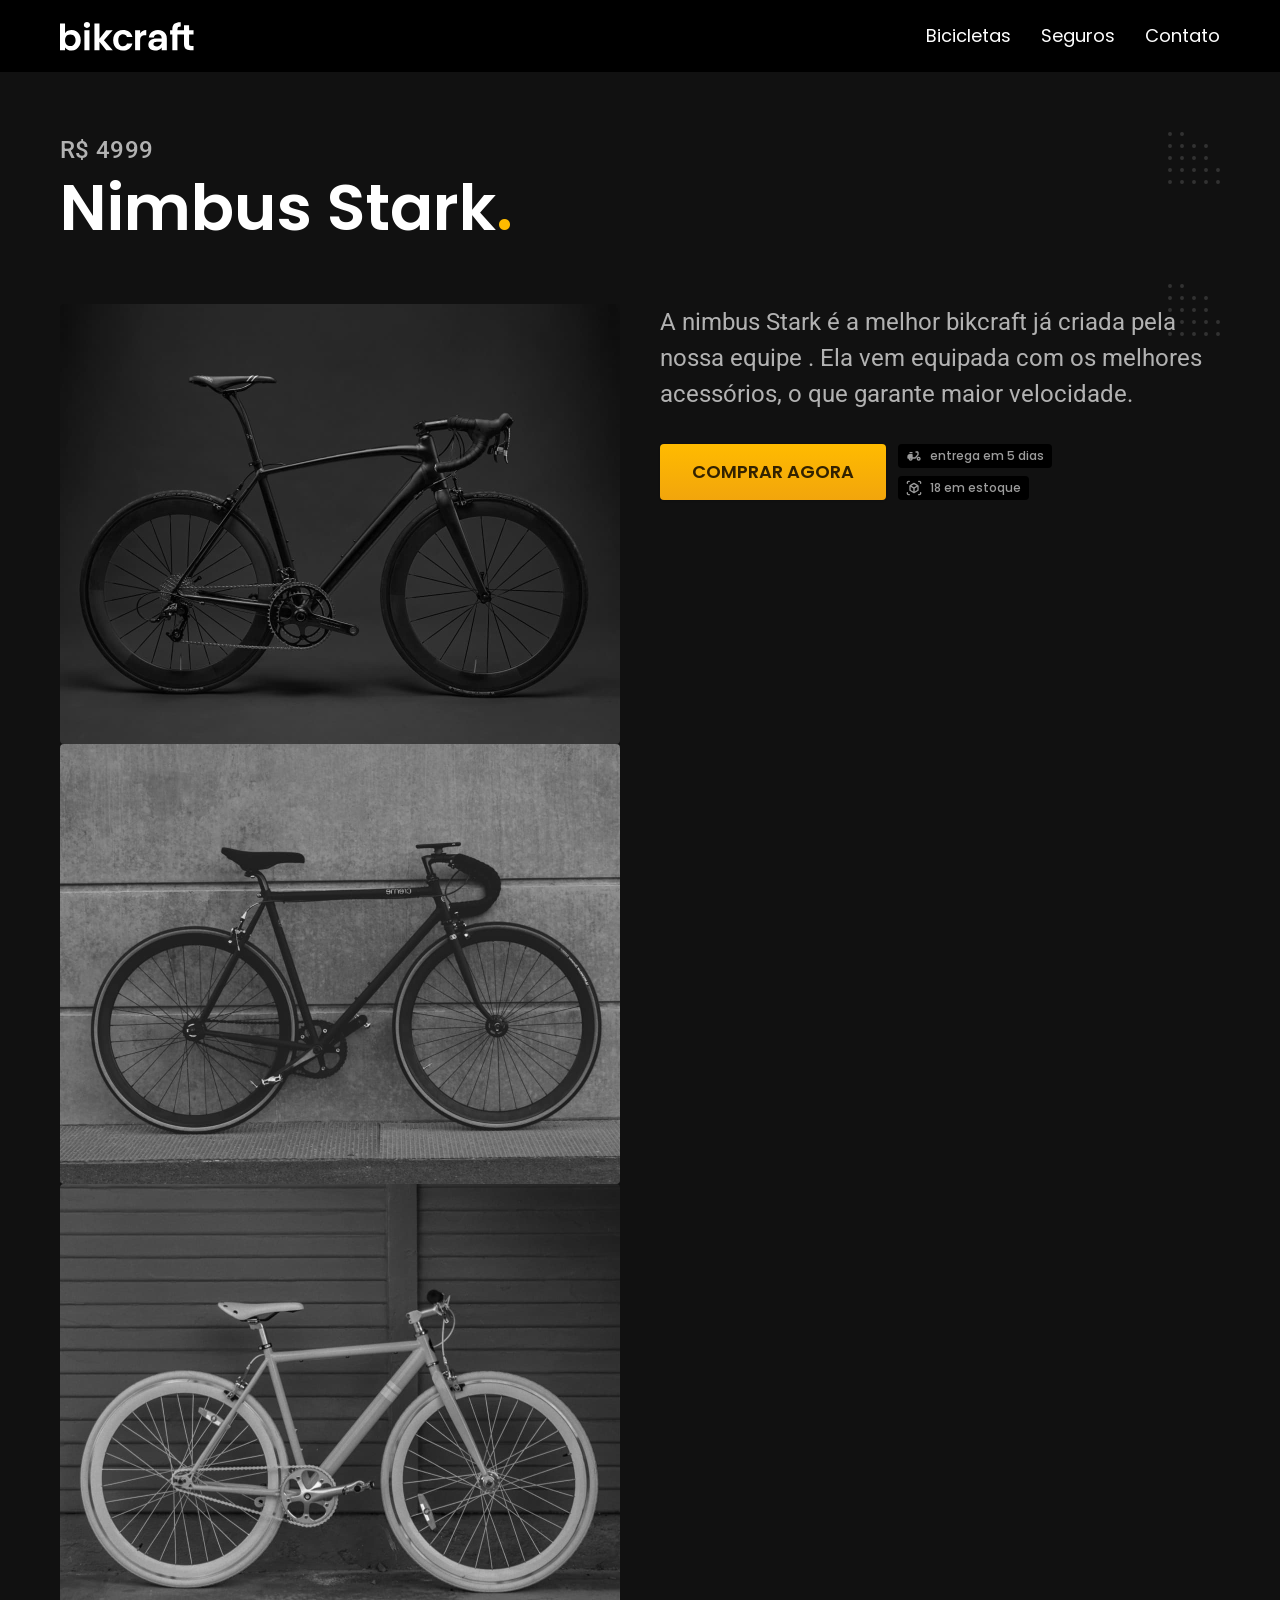
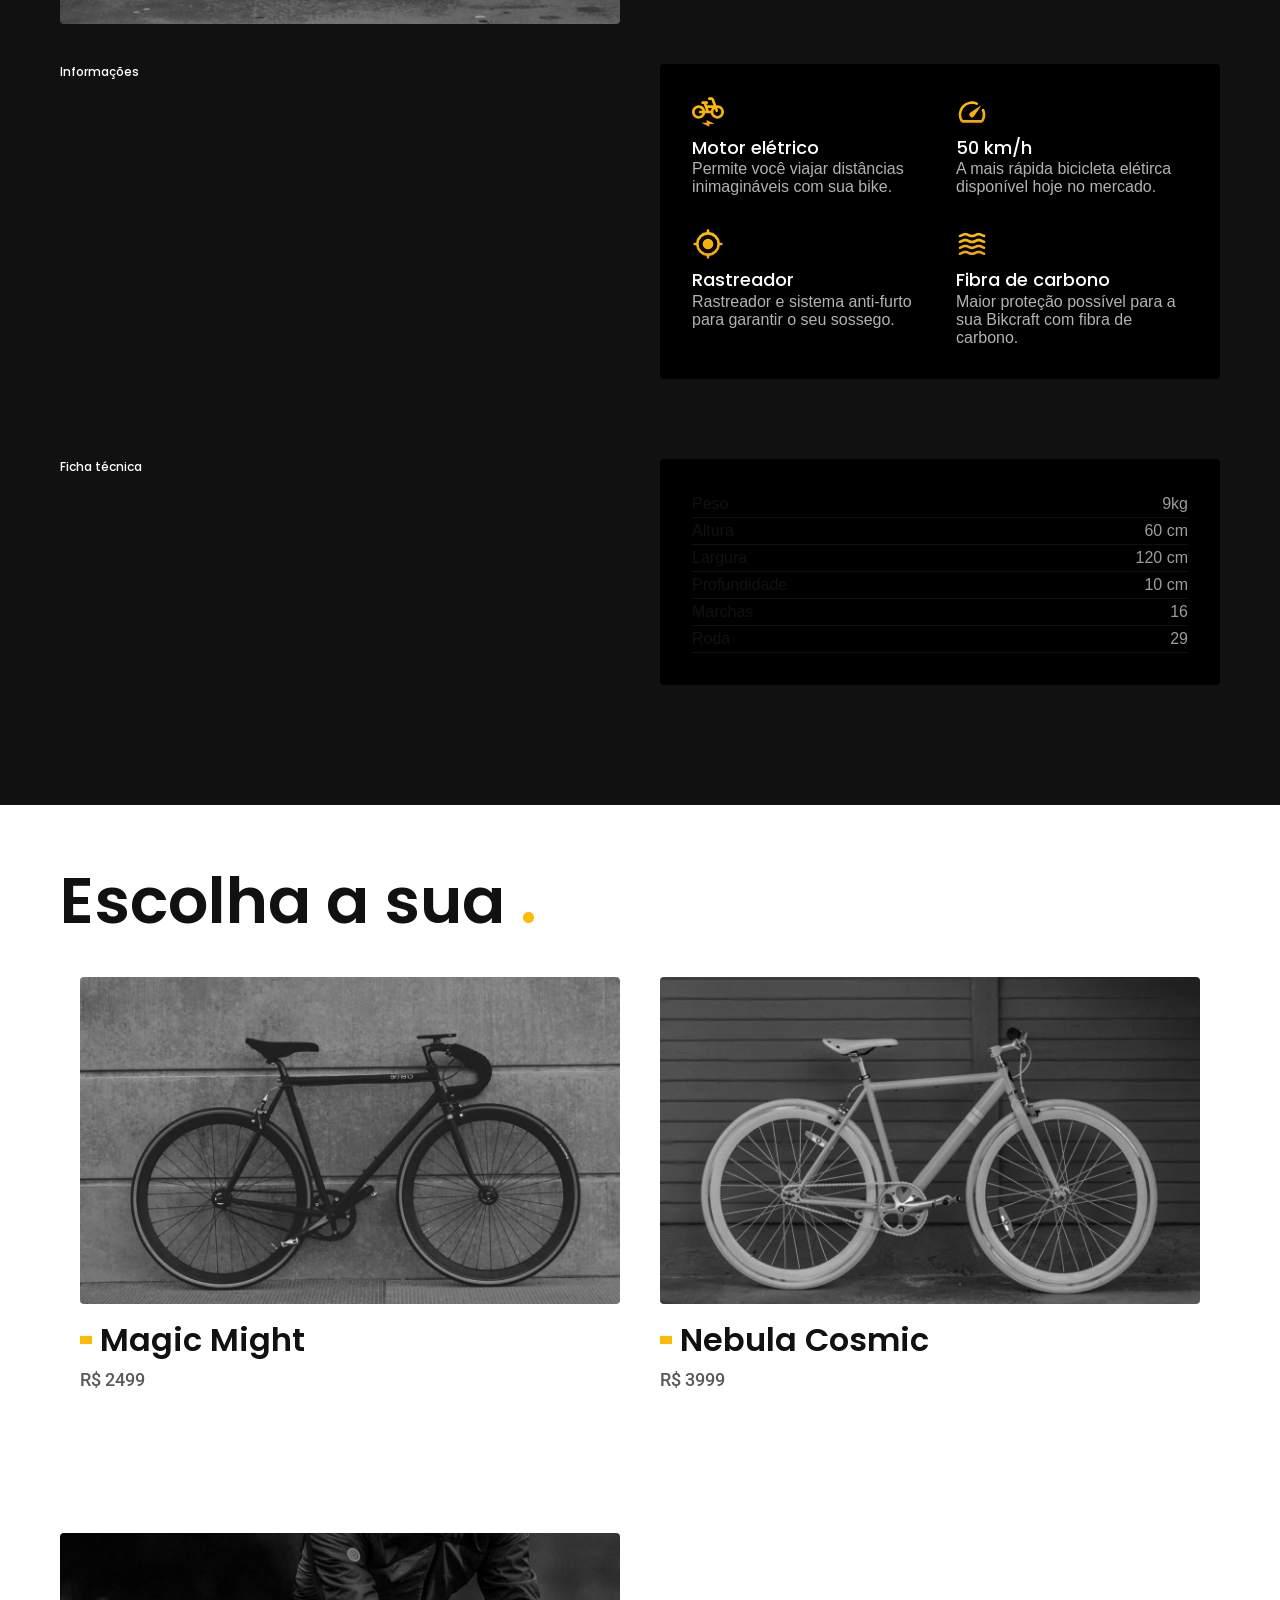
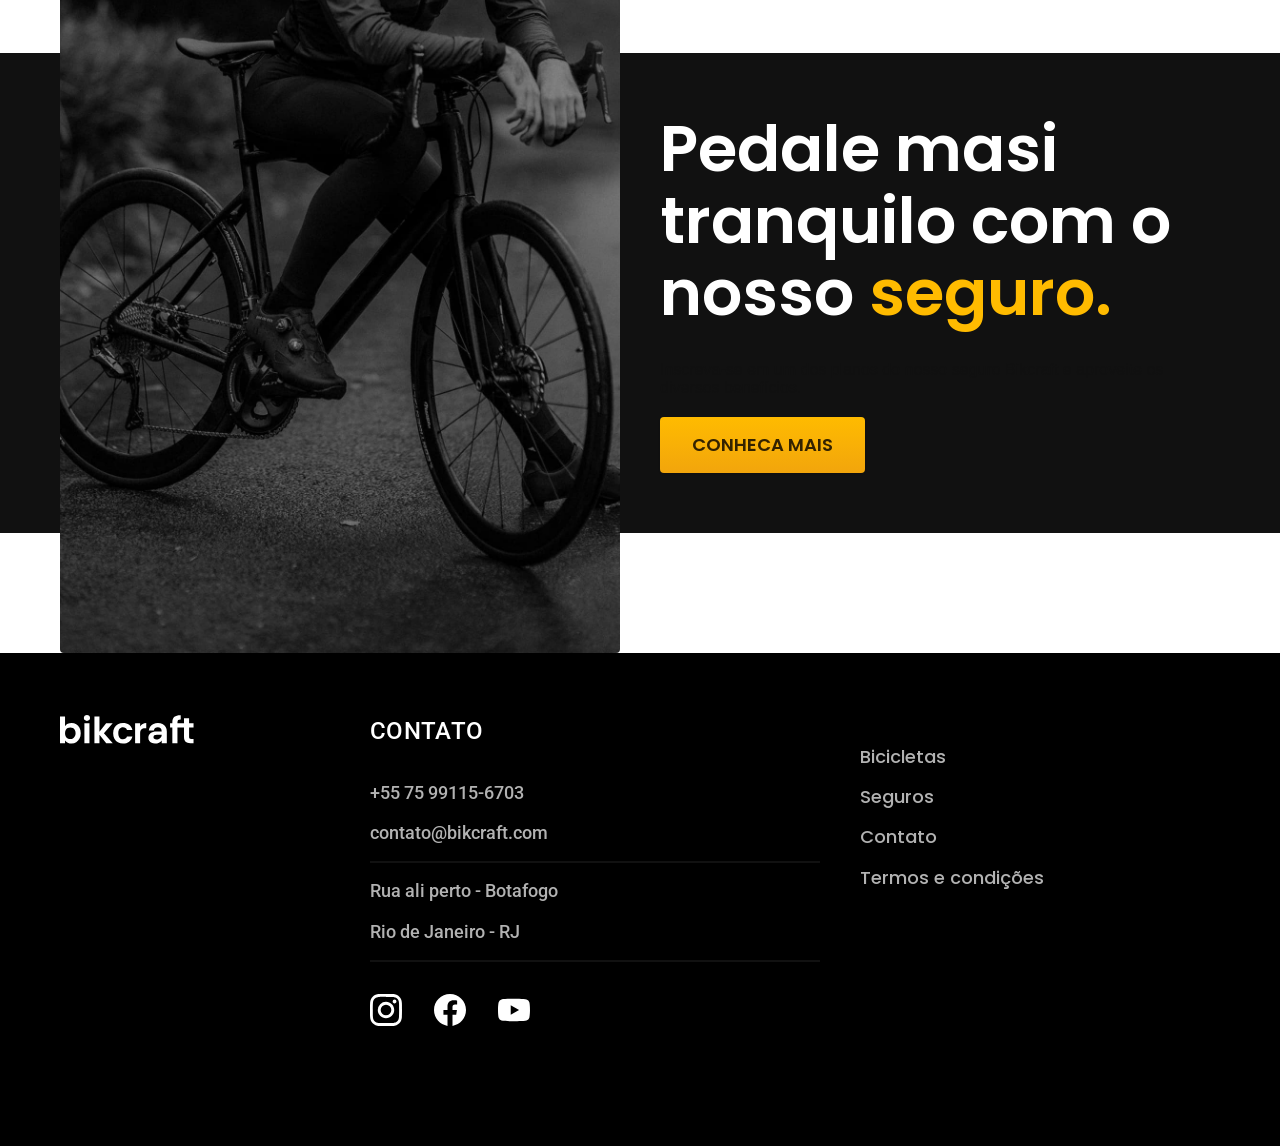
<file: bicicletas/nimbus.html>
<!DOCTYPE html>
<html lang="pt-br">

<head>
  <meta charset="UTF-8">
  <meta name="viewport" content="width=device-width, initial-scale=1.0">
  <title>Nimbus | Bikcraft</title>
  <meta name="description" content="Bicicletas elétricas de alta precisão e qualidade">
  <link rel="stylesheet" href="../css/style.min.css">
  <script>document.documentElement.classList.add("js")</script>
  <link rel="preconnect" href="https://fonts.googleapis.com">
  <link rel="preconnect" href="https://fonts.gstatic.com" crossorigin>
  <link href="https://fonts.googleapis.com/css2?family=Merriweather:ital,opsz,wght@0,18..144,300..900;1,18..144,300..900&family=Poppins:ital,wght@0,100;0,200;0,300;0,400;0,600;0,800;1,100;1,200;1,300;1,800&family=Roboto:ital,wght@0,100..900;1,100..900&display=swap" rel="stylesheet">
</head>

<body id="bicicleta">
  <header class="header-bg">
    <div class="header-container container">
      <a href="../"><img src="../img/bikcraft.svg" alt="bikcraft"></a>
      <nav aria-label="primária">
        <ul class="header-menu font-1-m cor-0">
          <li><a href="../bicicletas.html">Bicicletas</a></li>
          <li><a href="../seguros.html">Seguros</a></li>
          <li><a href="../contato.html">Contato</a></li>
        </ul>
      </nav>
    </div>
  </header>

  <main>
    <div class="titulo-bg">
      <div class="titulo container ">
        <p class="font-2-l-b cor-5">R$ 4999</p>
        <h1 class="font-1-xxl cor-0">Nimbus Stark<span class="cor-p1">.</span></h1>
      </div>
      <div class="bicicleta container">
        <div class="bicicelta-imagem">
          <img src="../img/bicicleta/nimbus1.jpg" alt="">
          <img src="../img/bicicleta/nimbus2.jpg" alt="">
          <img src="../img/bicicleta/nimbus3.jpg" alt="">
        </div>
        <div class="bicicleta-conteudo">
          <p class="font-2-l cor-5">A nimbus Stark é a melhor bikcraft já criada pela nossa equipe . Ela vem equipada com os melhores acessórios, o que garante maior velocidade.</p>
          <div class="bicicleta-comprar">
            <a class="botao" href="../orcamento.html?tipo=bikcraft&produto=nimbus">Comprar agora</a>
            <span class="font-1-xs cor-6"><img src="../img/icones/entrega.svg" alt=""> entrega em 5 dias</span>
            <span class="font-1-xs cor-6"><img src="../img/icones/estoque.svg" alt="">18 em estoque</span>
          </div>
        </div>
        <h2 class="font-1-xs cor-0">Informações</h2>
        <ul class="bicicleta-informacoes">
          <li>
            <img src="../img/icones/eletrica.svg" alt="">
            <h3 class="font-1-m cor-0">Motor elétrico</h3>
            <p class="fonte-2-xs cor-5">Permite você viajar distâncias inimagináveis com sua bike.</p>
          </li>
          <li>
            <img src="../img/icones/velocidade.svg" alt="">
            <h3 class="font-1-m cor-0">50 km/h</h3>
            <p class="fonte-2-xs cor-5">A mais rápida bicicleta elétirca disponível hoje no mercado.</p>
          </li>
          <li>
            <img src="../img/icones/rastreador.svg" alt="">
            <h3 class="font-1-m cor-0">Rastreador</h3>
            <p class="fonte-2-xs cor-5">Rastreador e sistema anti-furto para garantir o seu sossego.</p>
          </li>
          <li>
            <img src="../img/icones/carbono.svg" alt="">
            <h3 class="font-1-m cor-0">Fibra de carbono</h3>
            <p class="fonte-2-xs cor-5">Maior proteção possível para a sua Bikcraft com fibra de carbono.</p>
          </li>
        </ul>
        <h2 class="font-1-xs cor-0">Ficha técnica</h2>
        <ul class="bicicleta-ficha">
          <li>Peso <span>9kg</span></li>
          <li>Altura <span>60 cm</span></li>
          <li>Largura <span>120 cm</span></li>
          <li>Profundidade <span>10 cm</span></li>
          <li>Marchas <span>16</span></li>
          <li>Roda <span>29</span></li>
        </ul>
      </div>
    </div>

  </main>
  <article class="bicicletas-lista container">
    <h2 class="font-1-xxl">Escolha a sua <span class="cor-p1">.</span></h2>
    <ul>
      <li>
        <a href="./magic.html">
          <img src="../img/bicicletas/magic.jpg" alt="bicicleta preta">
          <h3 class="font-1-xl">Magic Might</h3>
          <spa class="font-2-m cor-8">R$ 2499</span>
        </a>
      </li>
      <li>
        <a href="./nebula.html">
          <img src="../img/bicicletas/nebula.jpg" alt="bicicleta preta">
          <h3 class="font-1-xl">Nebula Cosmic</h3>
          <spa class="font-2-m cor-8">R$ 3999</span>
        </a>
      </li>
    </ul>
  </article>

  <article class="seguro-bg">
    <div class="seguro container">
      <div class="seguro-imagem">
        <img src="../img/fotos/seguros.jpg" alt="Pessoa parada em cima de uma bicicleta.">
      </div>
      <div class="seguro-conteudo">
        <h2 class="font-1-xxl cor-0">Pedale masi tranquilo com o nosso <span class="cor-p1">seguro.</span></h2>
        <p>Inscreva-se em um dos planos do nosso seguro Bikcraft e aproveite os diversos benefícios.</p>
        <a class="botao" href="../seguros.html">Conheca Mais</a>
      </div>
    </div>
  </article>

  <footer class="footer-bg">
    <div class="footer container">
      <div>
        <img src="../img/bikcraft.svg" alt="Logo Bikcraft">
      </div>
      <div class="footer-contato">
        <h3 class="font-2-l-b cor-0">Contato</h3>
        <ul class="font-2-m cor-5">
          <li><a href="tel:+5575991156703"></a>+55 75 99115-6703</li>
          <li><a href="mailto:contato@bikcraft.com"></a>contato@bikcraft.com</li>
          <li>Rua ali perto - Botafogo</li>
          <li>Rio de Janeiro - RJ</li>
        </ul>
        <div class="footer-redes">
          <a href="../">
            <img src="../img/redes/instagram.svg" alt="Instagram">
          </a>
          <a href="../">
            <img src="../img/redes/facebook.svg" alt="Facebook">
          </a>
          <a href="../">
            <img src="../img/redes/youtube.svg" alt="Youtube">
          </a>
        </div>
      </div>
      <div class="footer-informacoes">
        <h3 class="font-2-l-b cor-0"></h3>
        <nav>
          <ul class="font-1-m cor-5">
            <li><a href="../bicicletas.html">Bicicletas</a></li>
            <li><a href="../seguros.html">Seguros</a></li>
            <li><a href="../contato.html">Contato</a></li>
            <li><a href="../termos.html">Termos e condições</a></li>
          </ul>
        </nav>
      </div>
      <div>
        <p class=" footer-copy font-2-m cor-6"></p>
      </div>
    </div>
  </footer>
  <script src="../js/script.js"></script>
</body>
</file>
<file: css/style.min.css>
:root{--cor-0:#ffffff;--cor-1:#f7f7f7;--cor-2:#ededed;--cor-3:#dedede;--cor-4:#cccccc;--cor-5:#b2b2b2;--cor-6:#9c9c9c;--cor-7:#717171;--cor-8:#595959;--cor-9:#404040;--cor-10:#2e2e2e;--cor-11:#111111;--cor-12:#000000;--cor-p1:#ffbb00;--cor-p2:#e4a30b;--cor-p3:#a66f00;--cor-p4:#664400;--cor-p5:#332200}.cor-0{color:var(--cor-0)}.cor-1{color:var(--cor-1)}.cor-2{color:var(--cor-2)}.cor-3{color:var(--cor-3)}.cor-4{color:var(--cor-4)}.cor-5{color:var(--cor-5)}.cor-6{color:var(--cor-6)}.cor-7{color:var(--cor-7)}.cor-8{color:var(--cor-8)}.cor-9{color:var(--cor-9)}.cor-10{color:var(--cor-10)}.cor-11{color:var(--cor-11)}.cor-12{color:var(--cor-12)}.cor-p1{color:var(--cor-p1)}.cor-p2{color:var(--cor-p2)}.cor-p3{color:var(--cor-p3)}.cor-p4{color:var(--cor-p4)}.cor-p4{color:var(--cor-p4)}.cor-p5{color:var(--cor-p5)}.font-1-xs{font:500 0.75rem/1.35 Poppins,sans-serif}.font-2-xs{font:400 0.875rem/1.43 Roboto,sans-serif}.font-1-s{font:500 1rem/1.5 Poppins,sans-serif}.font-2-s{font:400 1rem/1.5 Roboto,sans-serif}.font-1-m,.font-1-m-b{font:500 1.125rem/1.35 Poppins,sans-serif}.font-1-m-b{font-weight:600}.font-2-m{font:500 1.125rem/1.35 Roboto,sans-serif}.font-1-l{font:500 1.5rem/1.5 Poppins,sans-serif}.font-2-l,.font-2-l-b{font:400 1.5rem/1.5 Roboto,sans-serif}.font-2-l-b{font-weight:500;letter-spacing:.015em;text-transform:uppercase}.font-1-xl{font:600 2rem/1.25 Poppins,sans-serif}.font-2-xl{font:500 2rem/1.25 Roboto,sans-serif}.font-1-xxl{font:600 4rem/1.125 Poppins,sans-serif}@media (max-width:1200px){.font-1-xxl{font-size:3rem}.font-2-l{font-size:1.125rem}.font-2-l-b{font-size:1.125rem}}@media (max-width:800px){.font-1-xxl{font-size:2rem}.font-1-xl,.font-2-xl{font-size:1.5rem}}.container{max-width:1200px;box-sizing:border-box;padding:0 20px;margin-left:auto;margin-right:auto}.botao{display:inline-block;padding:16px 32px;background:linear-gradient(#fb0,#f2a50c);border-radius:4px;box-shadow:0 1px 2px rgba(0,0,0,.1);text-transform:uppercase;color:var(--cor-p5);font-size:18px;line-height:1.33;font-family:Poppins;font-weight:600;max-width:max-content;border:none;cursor:pointer}.botao:hover{background:linear-gradient(#ffb600,#e59317)}.botao.secundario{background:var(--cor-10);color:var(--cor-2)}.botao.secundario:hover{background:var(--cor-9)}.botao.seta{display:flex;align-items:center}.botao.seta::after{content:"";display:inline-block;width:18px;height:10px;margin-left:12px;background:url("../img/icones/seta.svg");transition:transform .2s}.botao.seta:hover::after{transform:translateX(4px)}@media (max-width:600px){.botao{padding:12px 16px;font-size:16px}}.link{display:inline-block;color:var(--cor-p1);font:500 1.5rem/1.5 Poppins,sans-serif;text-transform:uppercase}.link::after{content:"";display:block;width:100%;height:2px;background-color:currentColor}.link:hover{color:var(--cor-0)}.titulo-bg{padding-top:60px;padding-bottom:60px;background-color:var(--cor-11)}.titulo{background:url(../img/dec/top-right.svg) no-repeat top right 20px}.titulo p{margin-bottom:4px}@media (max-width:800px){.titulo{padding-top:40px;padding-bottom:40px}.titulo p{font-size:1rem;text-transform:lowercase;font-weight:400}}.form{display:grid;grid-template-columns:1fr 1fr;gap:20px}.form label{display:block;font:400 1rem/1.5 Poppins,sans-serif;margin-bottom:4px}.form .col-2{grid-column:span 2}.form input[type=email],.form input[type=text],.form textarea{font:400 1rem/1.5 Roboto,sans-serif;background:var(--cor-1);border:1px solid var(--cor-2);padding:12px;width:100%;border-radius:4px;box-sizing:border-box}.form input[type=email]:focus,.form input[type=text]:focus,.form textarea:focus{outline:0;border-color:var(--cor-p1);background:var(--cor-0);box-shadow:0 0 0 2px #fea}@media (max-width:600px){.form{grid-template-columns:1fr}.form .col-2{grid-template-columns:1fr}}body{margin:0;font-family:Arial,Helvetica,sans-serif;color:#111}dd,h1,h2,h3,h4,p,ul{margin:0}ul{margin:0;padding:0;list-style:none}a{text-decoration:none;color:inherit}img{max-width:100%;display:block;height:auto}img[src$=".jpg"]{border-radius:4px}.header-bg{background-color:var(--cor-12)}.header-container{display:flex;flex-wrap:wrap;justify-content:space-between;align-items:center;padding-top:20px;padding-bottom:20px}.header-menu{display:flex;flex-wrap:wrap;gap:30px}.header-menu a{display:inline-block;font-size:18px;position:relative;font-family:poppins;font-weight:400}.header-menu a:after{content:"";display:block;height:2px;width:0%;background:var(--cor-0);margin-top:4px;transition:.3s;position:absolute}.header-menu a.ativo::after,.header-menu a:hover:after{width:100%}@media (max-width:700px){.header-menu{gap:20px}.header-menu a{background:var(--cor-12);padding:12px 16px;border-radius:4px}.header-menu a:hover{background:var(--cor-10)}.header a:after{display:none}}@media (max-width:500px){.header-menu{gap:12px}.header-menu a{padding:8px 12px}}.footer-bg{background-color:var(--cor-12)}.footer{display:grid;grid-template-columns:1.5fr 2.5fr 2fr;gap:40px;padding-top:60px;padding-bottom:40px}.footer h3{margin-bottom:32px}.footer-contato ul{margin-bottom:32px}.footer-contato li:nth-child(2n):after{content:"";display:block;max-width:1360px;height:2px;background:var(--cor-11);margin-top:16px}.footer li{margin-bottom:16px}.footer-redes{display:flex;gap:32px}.footer a:hover{color:var(--cor-0)}.footer-copy{grid-column:1/-1;margin-top:40px}@media (max-width:800px){.footer>img{display:none}.footer{grid-template-columns:1fr 1fr}}@media (max-width:800px){.footer{grid-template-columns:1fr;gap:60px}.footer-copy{margin-top:0}}.introducao-bg{background:var(--cor-12) url(../img/dec/bottom-left.svg) no-repeat bottom left 20px;box-shadow:inset 0 -120px var(--cor-0)}.introducao-container{display:grid;grid-template-columns:1fr 1fr;gap:0 40px}.introducao-texto{align-self:end;padding-bottom:190px}.introducao-texto img{width:100%;height:100%}.introducao-texto h1{margin-bottom:32px}.introducao-texto h1 span{color:var(--cor-p1)}.introducao-texto p{margin-bottom:20px}@media (max-width:1200px){.introducao-texto h1{font-size:48px}.introducao-texto p{font-size:18px}}@media (max-width:800px){.introducao-bg{background:var(--cor-12);padding-top:40px;box-shadow:inset 0 -60px var(--cor-0)}.introducao-container{grid-template-columns:1fr;gap:32px}.introducao-texto{padding-bottom:0}.introducao-texto h1{font-size:32px;margin-bottom:16px}}.tecnologia-bg{background-color:var(--cor-11);box-shadow:inset 0 120px var(--cor-0),inset 0 120px var(--cor-0)}.tecnologia{display:grid;grid-template-columns:1fr 1fr;gap:40px}.tecnologia-imagem img{width:100%;height:100%;object-fit:cover;object-position:left}.tecnologia-conteudo{padding-top:160px;padding-bottom:160px}.tecnologia-conteudo>span{display:block;margin-bottom:20px}.tecnologia-conteudo>p{padding-bottom:20px;color:var(--cor-5)}.tecnologia-conteudo h2{padding-bottom:20px}.tecnologia-conteudo>a{padding-bottom:80px}.tecnologia-vantagens{display:flex;gap:40px}.tecnologia-vantagens h3{margin-bottom:8px;width:max-content}.tecnologia-vantagens img{width:24px;margin-bottom:8px}@media (max-width){.tecnologia-bg{box-shadow:initial}.tecnologia{grid-template-columns:1fr}.tecnologia-conteudo{padding-top:60px;padding-bottom:60px}.tecnologia-imagem{display:none}.tecnologia-conteudo>a{padding-bottom:60px}}@media (max-width:600px){.tecnologia-vantagens{flex-direction:column}}.parceiros{padding-top:60px;padding-bottom:120px}.parceiros h2{margin-bottom:60px}.parceiros ul{padding:0 20px;max-width:1400px;display:grid;grid-template-columns:repeat(4,1fr);margin:0 auto}.parceiros img{margin:auto}.parceiros li{display:flex;padding:32px}.parceiros li{border-left:2px solid var(--cor-2)}.parceiros li:first-child,.parceiros li:nth-child(5){border-left:none}.parceiros li:nth-child(n+5){border-top:2px solid var(--cor-2)}@media (max-width:800px){.parceiros{padding-bottom:60px}.parceiros li{padding:20px}.parceiros h2{margin-bottom:20px}.parceiros ul{grid-template-columns:repeat(2,1fr)}.parceiros li:nth-child(n+3){border-top:2px solid var(--cor-2)}.parceiros li:nth-child(3),.parceiros li:nth-child(7){border-left:none}}.depoimento{display:grid;grid-template-columns:1fr 1fr;background-color:var(--cor-p1)}.depoimento img{border-radius:0;width:100%;height:100%;object-fit:cover}.depoimento-conteudo{padding:40px 40px 80px 80px;align-self:end;background:url(../img/dec/bottom-right-p.svg) no-repeat bottom 40px right 40px}.depoimento-conteudo p{font-family:Merriweather,serif;font-style:italic;font-weight:900;margin-bottom:32px;position:relative}.depoimento p::after,.depoimento p::before{font-size:5rem;color:var(--cor-p2);position:absolute}.depoimento p::after{content:"”"}.depoimento p::before{content:"“";left:-50px;top:-20px}@media (min-width:1200px){.depoimento img{max-height:520px}}@media (max-width:800px){.depoimento{grid-template-columns:1fr;text-align:center}.depoimento img{max-height:200px}.depoimento-contedo{padding:40px 20px;margin:auto}}.bicicletas-lista{padding-top:60px;padding-bottom:120px}.bicicletas-lista h2{margin-bottom:40px}.bicicletas-lista ul{display:flex;gap:40px;padding:0 20px 20px 20px;max-width:1400px;margin-left:auto;margin-right:auto;overflow:auto}#bicicletas .bicicletas-lista ul{padding:0 0 20px 0}.bicicletas-lista li{min-width:280px}.bicicletas-lista a{display:block}.bicicletas-lista img{margin-bottom:16px}.bicicletas-lista h3{margin-bottom:8px;display:flex;align-items:center}.bicicletas-lista h3::before{content:"";height:8px;width:12px;margin-right:8px;background-color:var(--cor-p1);transition:.3s}.bicicletas-lista a:hover h3::before{width:24px}.bicicletas-lista li span{padding-left:20px}@media (max-width:800px){.bicicletas-lista{padding-bottom:60px}.bicicletas-lista ul{gap:20px}}.bicicletas-bg:nth-child(3){background:linear-gradient(to right,var(--cor-0) 30%,var(--cor-11) 0)}.bicicletas{display:grid;grid-template-columns:1fr 1fr;gap:40px;padding-top:60px;padding-bottom:60px}.bicicletas-imagem{position:relative}.bicicletas-imagem span{background:var(--cor-12);position:absolute;top:20px;right:0;border-radius:5px 0 0 5px}.bicicletas-conteudo{display:grid;grid-template-columns:1fr auto;align-content:start}.bicicletas h2{margin-bottom:20px}.bicicletas p{grid-column:1/-1}.bicicletas h2::before{content:"";display:block;width:12px;height:8px;background-color:var(--cor-p1);margin-bottom:8px}.bicicletas p{margin-bottom:32px}.bicicletas a{place-self:end}.bicicletas li{display:flex;align-items:center}.bicicletas li+li{margin-top:16px}.bicicletas-conteudo img{width:24px;margin-right:8px}@media (max-width:800px){.bicicletas{grid-template-columns:1fr;gap:20px;padding-top:40px;padding-top:40px}.bicicletas-bg:nth-child(3){background:var(--cor-11)}}@media (max-width:600px){.bicicletas-conteudo{grid-column:1fr}.bicicletas ul{font-size:1rem;grid-template-columns:1fr 1fr;margin-bottom:32px}}#orcamento{background:linear-gradient(var(--cor-11) 600px,var(--cor-1) 0)}.orcamento{display:grid;grid-template-columns:5fr 7fr;padding-bottom:120px}.orcamento h2{text-transform:uppercase;position:relative;display:flex;align-items:center}.orcamento h2::before{content:"";display:inline-block;width:4px;height:8px;background-color:var(--cor-p1);position:absolute;left:-12px}.orcamento-dados,.orcamento-produto{padding:60px;box-shadow:0 1px 2px rgba(0,0,0,.1)}.orcamento-produto{border-radius:5px 0 0 5px;background:var(--cor-12) url(../img/dec/bottom-left.svg) no-repeat bottom 20px left 20px;display:grid;grid-template-columns:1fr 1fr;gap:20px;align-content:start}.orcamento-produto>*{grid-column:1/-1}.orcamento-produto>label{grid-column:initial}.orcamento-produto label{font:400 1rem/1.5 Poppins,sans-serif;color:var(--cor-4);background-color:var(--cor-10);padding:12px 16px;border-radius:4px;cursor:pointer;display:grid;grid-template-columns:auto 1fr auto;align-items:center;border:1px solid var(--cor-10)}.orcamento-produto label::before{content:"";display:inline-block;box-sizing:border-box;width:12px;height:12px;border:1px solid var(--cor-6);border-radius:50%;margin-right:8px}.orcamento-produto input:checked+label{background:var(--cor-0);color:var(--cor-11)}.orcamento-produto input:checked+label::before{border-color:var(--cor-7);box-shadow:inset 0 0 0 3px var(--cor-0),inset 0 0 0 6px var(--cor-7)}.orcamento-produto label:hover{background:var(--cor-9);border-color:var(--cor-9)}.orcamento-produto input:focus+label{box-shadow:0 0 0 2px var(--cor-p1)}.orcamento-produto label span{display:none}.orcamento-produto input:checked+label span{display:inline-block}.orcamento-produto input{opacity:0;position:absolute;pointer-events:none}.orcamento-dados{border-radius:0 5px 5px 0;background:var(--cor-0) url(../img/dec/bottom-right.svg) no-repeat bottom 20px right 20px}.orcamento-conteudo{display:none}.orcamento-dados h2:nth-of-type(n+2),.orcamento-produto h2{margin-top:20px}#bikcraft:checked~#orcamento-bikcraft,#seguro:checked~#orcamento-seguro{display:grid;gap:20px}.orcamento-detalhe{display:none;background:var(--cor-0);padding:20px;grid-template-columns:1fr 1fr;border-radius:4px;align-items:center}.orcamento-detalhe li{display:flex;align-items:center;margin-bottom:8px}.orcamento-detalhe li img{width:16px;margin-right:8px}.orcamento-produto input:checked+label+.orcamento-detalhe{display:grid}@media (max-width:1200px){.orcamento-dados,.orcamento-produto{padding:32px}}@media (max-width:800px){.orcamento{grid-template-columns:1fr}.orcamento-dados{border-radius:5px 5px 0 0}.orcamento-produto{border-radius:5px 5px 0 0;background:var(--cor-12)}}@media (max-width:400px){.orcamento-produto{grid-template-columns:1fr}}.bicicleta{display:grid;grid-template-columns:1fr 1fr;align-items:start;gap:40px;padding-top:60px;padding-bottom:60px;background:url(../img/dec/top-right.svg) no-repeat top 40px right 20px}#bicicleta .titulo p{text-transform:uppercase}.bicicleta-imagens{display:flex;flex-wrap:wrap;gap:20px}.bicicleta-imagens img{flex:1;min-width:200px}.bicicleta-imagens img:first-child{min-width:100%}.bicicleta-conteudo>p{margin-bottom:32px}.bicicleta-comprar{display:grid;grid-template-columns:max-content auto;align-items:center;justify-items:start;gap:8px 12px;margin-bottom:40px}.bicicleta-comprar a{grid-row:span 2}.bicicleta-comprar span{display:flex;align-items:center;background-color:var(--cor-12);gap:8px;padding:4px 8px;border-radius:4px}.bicicleta-conteudo h2{text-transform:uppercase;letter-spacing:.15em;margin-bottom:12px}.bicicleta-ficha,.bicicleta-informacoes{padding:32px;background-color:var(--cor-12);border-radius:4px}.bicicleta-informacoes{margin-bottom:40px;display:grid;grid-template-columns:1fr 1fr;gap:32px}.bicicleta-informacoes img{margin-bottom:8px}.bicicleta-ficha li{padding:4px 0;display:flex;justify-content:space-between;border-bottom:1px solid var(--cor-11)}.bicicleta-ficha:last-child{border-bottom:none}.bicicleta-ficha span{color:var(--cor-6)}@media (max-width:800px){.bicicleta{grid-template-columns:1fr;padding-top:40px;padding-bottom:40px}.bicicleta{grid-row:2}}@media (max-width:400px){.bicicleta-informacoes{grid-template-columns:1fr}.bicicleta-comprar{grid-template-columns:1fr}}.seguro-bg{background-color:var(--cor-11);box-shadow:inset 0 120px var(--cor-0),inset 0 -120px var(--cor-0)}.seguro{display:grid;grid-template-columns:1fr 1fr;gap:40px}.seguro-imagem img{width:100%;height:100%;object-fit:cover}.seguro-conteudo{padding-top:180px;padding-bottom:180px}.seguro h2{margin-bottom:32px}.seguro p{margin-bottom:20px}@media (max-width:800px){.seguro-bg{box-shadow:inset 0 -60px var(--cor-0)}.seguro{grid-template-columns:1fr}.seguro-conteudo{grid-row:1;padding-top:40px;padding-bottom:0}}.seguros-bg{background:var(--cor-11)}.seguros{padding-top:60px;padding-bottom:60px;display:grid;grid-template-columns:1fr 1fr;gap:40px;align-items:center}#seguros .seguros{padding-top:0}.seguros h2{grid-column:1/-1}.seguros h2{grid-column:1/-1}.seguros-itens{display:grid;grid-template-columns:1fr auto;padding:32px 32px 32px 60px;border-radius:4px;background-color:var(--cor-12);border-radius:4px}.seguros-itens h3{margin-bottom:40px}.seguros-itens span{grid-column:2;display:block;text-align:right}.seguros-itens ul{grid-column:1/-1;margin-bottom:32px}.seguros-itens li{display:flex;align-items:center;position:relative}.seguros-itens li+li{margin-top:20px}.seguros-itens li:before{content:"";display:inline-block;width:13px;height:9px;background-image:url(../img/icones/lista.svg);position:absolute;left:-21px}.seguros-itens a{grid-column:1/-1}@media (max-width:800px){.seguros{grid-template-columns:1fr}}.vantagens-bg{background-color:var(--cor-12)}.vantagens{padding-top:120px;padding-bottom:120px}.vantagens h2{margin-bottom:60px}.vantagens ul{display:grid;grid-template-columns:repeat(auto-fit,minmax(260px,max-content));gap:40px 80px}.vantagens h3,.vantagens img{margin-bottom:8px}@media (max-width:800px){.vantagens-bg{background:var(--cor-12)}.vantagens{padding-top:60px;padding-bottom:60px}.vantagens h2{margin-bottom:40px}.vantagens ul{gap:20px}}.perguntas{padding-top:120px;padding-bottom:120px}.perguntas h2{margin-bottom:60px}.perguntas dl>div{padding:20px;border-radius:4px}.perguntas dl>div:nth-child(odd){background-color:var(--cor-1)}.perguntas button{display:grid;grid-template-columns:auto 1fr auto;align-items:center;gap:8px;cursor:pointer;border:none;background:0 0;width:100%;text-align:left}.perguntas button:hover::after,.perguntas button[aria-expanded=true]::after{transform:rotate(180deg)}.perguntas button::before{content:"";display:inline-block;width:12px;height:8px;background-color:var(--cor-p1)}.perguntas button::after{content:"";display:inline-block;width:14px;height:6px;background:url("../img/icones/seta-abrir.svg");transition:.3s}.js .perguntas dd{display:none}.js .perguntas dd.ativa{display:block}.perguntas dd{padding-left:20px;padding-top:16px;max-width:80ch}@media (max-width:800px){.perguntas{padding-top:60px;padding-bottom:60px}.perguntas h2{margin-bottom:40px}}#contato{background:linear-gradient(var(--cor-11) 600px,var(--cor-1) 0)}.contato{display:grid;grid-template-columns:5fr 7fr}.contato-dados,.contato-formulario{padding:60px;box-shadow:0 1px 2px rgba(0,0,0,.1)}.contato-dados{border-radius:5px 0 0 5px;background:var(--cor-12) url(../img/dec/bottom-left.svg) no-repeat bottom 20px left 20px}.contato-formulario{border-radius:0 5px 5px 0;background:var(--cor-0) url(../img/dec/bottom-right.svg) no-repeat bottom 20px right 20px}.contato-dados h2{margin-bottom:60px}.contato-endereco{margin-bottom:32px;padding-left:28px;background:url(../img/icones/local.svg) no-repeat}.contato-endereco p{margin-bottom:8px}.contato-meios a{display:block;max-width:max-content;margin-bottom:8px;padding-left:28px}.contato-meios a:hover{color:var(--cor-0)}.contato-meios a:first-child{background:url(../img/icones/email.svg) no-repeat 0 2px}.contato-meios a:nth-child(2){margin-bottom:32px}.contato-meios a:nth-child(3){margin-bottom:60px;background:url(../img/icones/telefone.svg) no-repeat 0 2px}.contato-redes{display:flex;gap:32px;padding-left:28px}@media (max-width:800px){.contato{grid-template-columns:1fr}.contato-dados,.contato-formulario{padding:20px}.contato-dados{border-radius:5px 5px 0 0;background:var(--cor-12)}.contato-formulario{border-radius:0 0 5px 5px}.contato-dados h2,.contato-meios a:nth-child(3){margin-bottom:32px}.contato-redes{margin-bottom:12px}}.lojas{display:grid;grid-template-columns:1fr 1fr;gap:0 40px;padding-top:120px;padding-bottom:120px}.lojas h2{grid-column:1/-1;margin-bottom:60px}.lojas img{border-radius:4px 4px 0 0}.lojas-item{border-radius:4px;background:var(--cor-0);box-shadow:0 1px 2px rgba(0,0,0,.1)}.lojas-conteudo{display:grid;grid-template-columns:1fr 1fr;gap:32px 16px;padding:32px}.lojas-conteudo h3,.lojas-tempo{grid-column:1/-1}.lojas-dados{display:grid;gap:8px;border-left:2px solid var(--cor-2);padding-left:12px}.lojas-tempo{display:flex;align-items:center;gap:8px}@media (max-width:800px){.lojas{gap:20px;padding-top:60px;padding-bottom:60px}.lojas h2{margin-bottom:32px}.lojas-conteudo{grid-template-columns:1fr}}@media (max-width:600px){.lojas{grid-template-columns:1fr}}.termos{padding-top:80px;padding-bottom:80px}.termos h2{font-weight:600;margin-bottom:20px}.termos p+h2{margin-top:40px}.termos p{max-width:75ch;margin-bottom:24px}.js .fadeInDown{transform:translate3d(0,-20px,0)}.js .fadeInUp{transform:translate3d(0,20px,0)}.js .fadeInRight{transform:translate3d(20px,0,0)}.js .fadeInLeft{transform:translate3d(-20px,0,0)}.js [data-anime]{opacity:0}.js .anime{opacity:1;transform:none;transition:transform .8s,opacity .8s}
</file>
